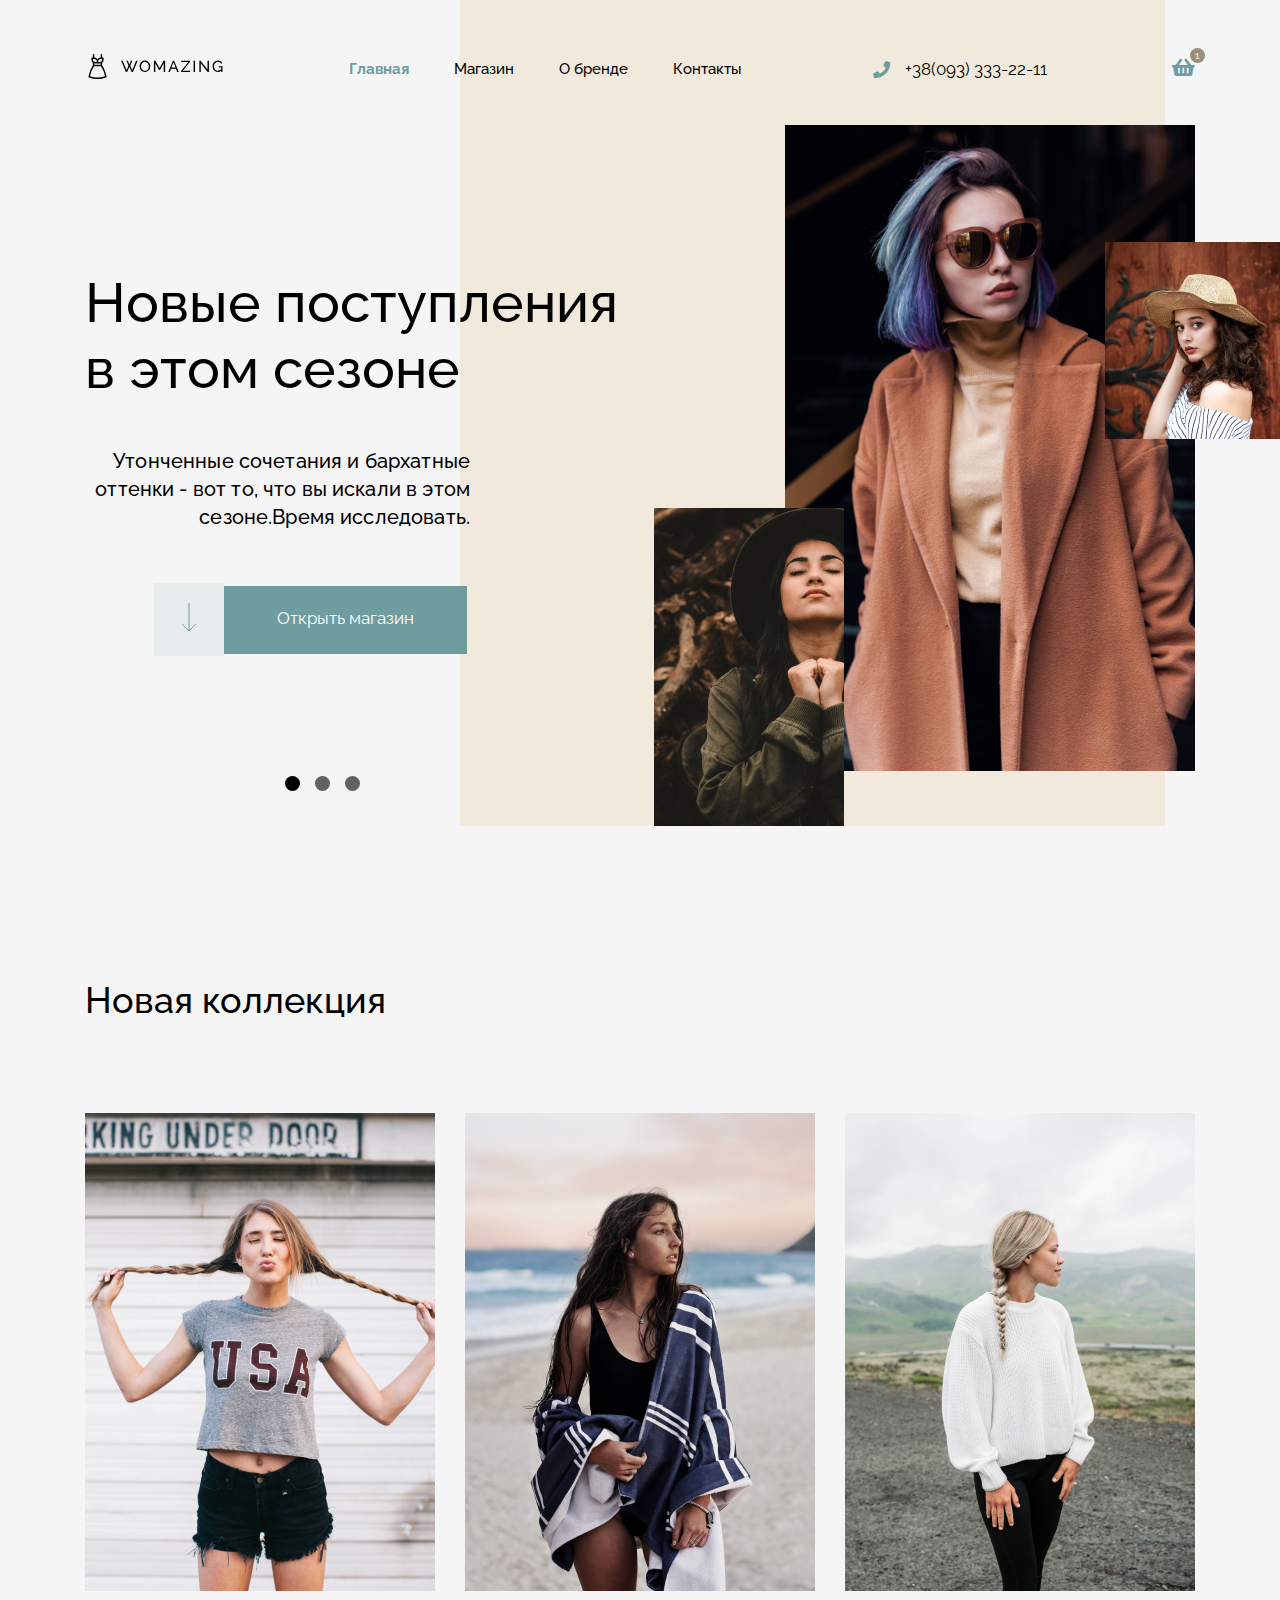
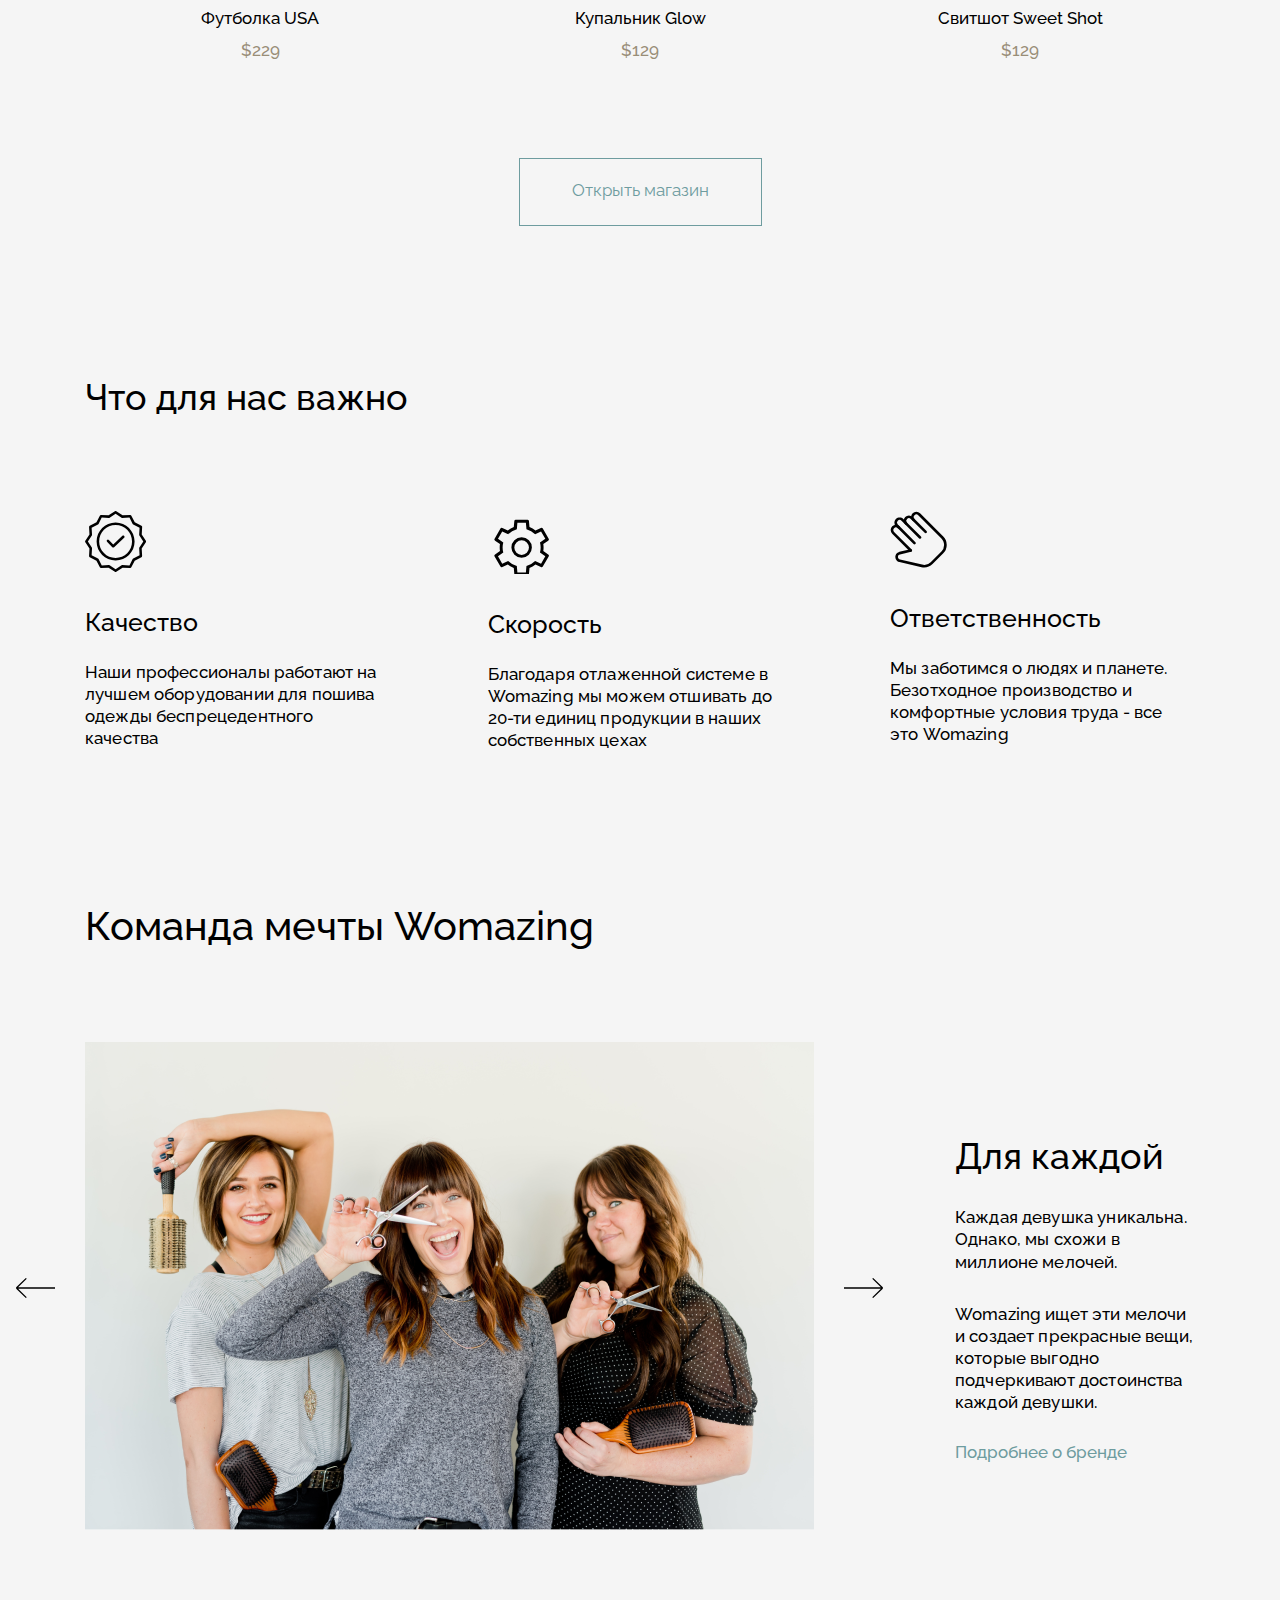
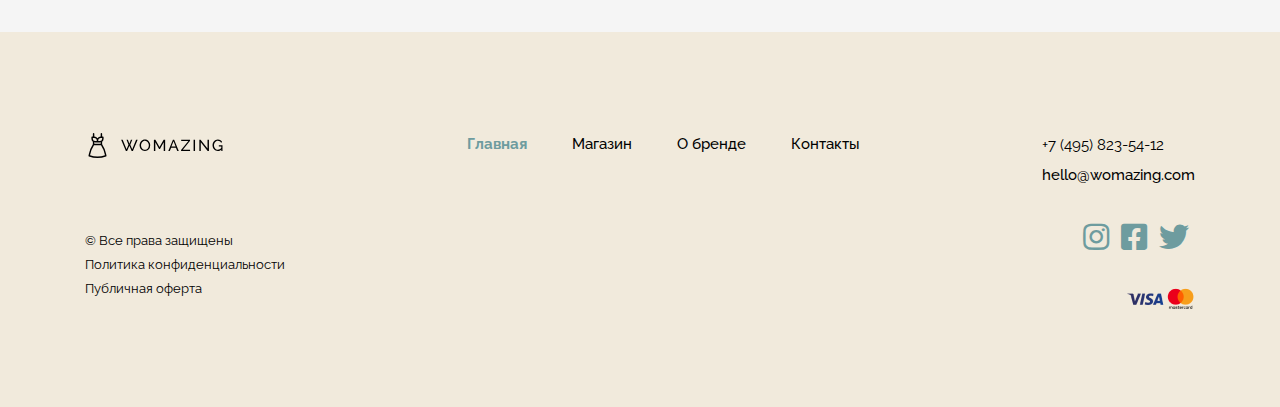
<file: index.html>
<!DOCTYPE html>
<html lang="ru">

<head>
    <meta charset="UTF-8">
    <link rel="stylesheet" href="assets/css/icons-font.css">
    <link rel="stylesheet" href="assets/css/style.css">

    <!-- Useful meta tags -->
    <meta http-equiv="x-ua-compatible" content="ie=edge">
    <meta name="viewport" content="width=device-width, initial-scale=1, shrink-to-fit=no">
    <meta name="robots" content="index, follow">
    <meta name="google" content="notranslate">
    <meta name="format-detection" content="telephone=no">
    <meta name="description" content="">

    <meta  name="Womazing" content="Одежда, мода, новые коллекции, бренды , мировые бренды, акции, шопинг">
    <meta property="og:title" content="Womazing">
    <meta property="og:description" content="Посети незабываемую страну красок и передовых технологий, пропитаную духом современности и незабываемых емоций">
    <meta property="og:type" content="article">
    <meta property="og:image" content="https://sitename.ru/img/preview-photo-min.png">
    <meta property="og:site_name" content="Womazing">

    <title>Главная</title>
</head>

<body>
    <!-- header -->
    <header class="header header-sticky">
        <div class="container">
            <div class="header__inner">
                <a href="index.html" class="logo">
                    <img src="assets/images/svg/logo.svg" alt="Womazing" class="logo__link">
                </a>
                <nav class="menu">
                    <ul class="menu__list">
                        <li class="menu__item">
                            <a href="index.html" class="menu__link menu__link_active">Главная</a>
                        </li>
                        <li class="menu__item">
                            <a href="shop.html" class="menu__link">Магазин</a>
                        </li>
                        <li class="menu__item">
                            <a href="about.html" class="menu__link">О бренде</a>
                        </li>
                        <li class="menu__item">
                            <a href="contact.html" class="menu__link">Контакты</a>
                        </li>
                    </ul>
                </nav>
                <button type="submit" class="header__tel" id="open__btn">
                    <i class="header__tel-img fas fa-phone"></i>
                    <span class="header__tel-link">+38(093) 333-22-11</span>
                </button>
                <a href="basket.html" class="header-link">
                    <i class="header-link__basket fas fa-shopping-basket"></i>
                    <span class="header-link__num">1</span>
                </a>
                <div class="burger" id="menu-open">
                    <div class="burger-view"></span>
                    <nav class="burger-menu">
                        <ul class="burger-menu__list">
                            <li class="burger-menu__item">
                                <a href="index.html" class="burger-menu__link burger-menu__link_active">Главная</a>
                            </li>
                            <li class="burger-menu__item">
                                <a href="shop.html" class="burger-menu__link">Магазин</a>
                            </li>
                            <li class="burger-menu__item">
                                <a href="about.html" class="burger-menu__link">О бренде</a>
                            </li>
                            <li class="burger-menu__item">
                                <a href="contact.html" class="burger-menu__link">Контакты</a>
                            </li>
                        </ul>
                        <button type="button" class="header__tel" id="open__btn">
                            <span class="header__tel-link header__tel-link_burger">+38(093) 3...</span>
                        </button>
                    </nav>
                </div>
            </div>
        </div>
    </header>

    <div class="modal">
        <div id="overlay"></div>
        <div id="modal__window">
            <span class="close__btn" id="close__btn"></span>
            <h3 class="modal__title">Заказать обратный звонок</h3>
            <form action="#" method="GET" class="contact-form" translate="yes" id="modal-form">
                <input class="contact-form__input" name="name" type="text" required autocomplete="name"
                    placeholder="Имя">
                <input class="contact-form__input" name="email" type="email" required autocomplete="email"
                    placeholder="E-mail">
                <input class="contact-form__input" name="phoneNumber" type="tel" required autocomplete="tel"
                    placeholder="Телефон">
                <button class="contact-form__btn btn" type="submit" id="close__btn">Отправить</button>
            </form>
        </div>
    </div>
    <div class="modal__mini" id="modal__mini">
        <div id="overlay1"></div>
        <div id="modal-window1">
            <h3 class="wrapper-modal-tittle">Отлично! Мы скоро вам перезвоним.</h3>
            <button type="button" class="modal__mini-btn btn" id="mini-close__btn">Закрыть</button>
        </div>
    </div>
    <!-- preview -->
    <section class="preview">
        <div class="container">
            <div class="preview__inner">
                <div class="slider">
                    <div class="preview__item preview__item_active">
                        <div class="slider-item">
                            <div class="preview__left">
                                <h1 class="preview__title">Новые поступления
                                    в этом сезоне</h1>
                                <p class="preview__text">Утонченные сочетания и бархатные оттенки - вот то, что вы искали в
                                    этом сезоне.Время исследовать.</p>
                                <div class="preview__btn">
                                    <span id="scroll-down">
                                        <img src="assets/images/svg/arrow-down.svg" alt="arrow-down">
                                    </span>
                                    <a href="shop.html" class="preview__link btn-full">Открыть магазин</a>
                                </div>
                            </div>
                            <div class="preview__images">
                                <img class="preview__img" src="assets/images/img1.png" alt="Main Photo">
                                <img class="preview__img-second" src="assets/images/img2.png" alt="Main Photo">
                                <img class="preview__img-third" src="assets/images/img3.png" alt="Main Photo">
                            </div>
                        </div>
                    </div>
                    <div class="preview__item">
                        <div class="slider-item">
                            <div class="preview__left">
                                <h1 class="preview__title">Что-то новенькое. Мы заждались тебя.</h1>
                                <p class="preview__text">Надоело искать себя в сером городе? Настало время новых идей,
                                    свежих красок и вдохновения с Womazing!</p>
                                <div class="preview__btn">
                                    <span>
                                        <img src="assets/images/svg/arrow-down.svg" alt="arrow-down">
                                    </span>
                                    <a href="shop.html" class="preview__link btn-full">Открыть магазин</a>
                                </div>
                            </div>
                            <div class="preview__images">
                                <img class="preview__img" src="assets/images/img1.png" alt="Main Photo">
                                <img class="preview__img-second" src="assets/images/img2.png" alt="Main Photo">
                                <img class="preview__img-third" src="assets/images/img3.png" alt="Main Photo">
                            </div>
                        </div>
                    </div>
                    <div class="preview__item">
                        <div class="slider-item">
                            <div class="preview__left">
                                <h1 class="preview__title">Включай новый сезон с WOMAZING</h1>
                                <p class="preview__text">Мы обновили ассортимент - легендарные коллекции и новинки от
                                    отечественных дизайнеров</p>
                                <div class="preview__btn">
                                    <span>
                                        <img src="assets/images/svg/arrow-down.svg" alt="arrow-down">
                                    </span>
                                    <a href="shop.html" class="preview__link btn-full">Открыть магазин</a>
                                </div>
                            </div>
                            <div class="preview__images">
                                <img class="preview__img" src="assets/images/img1.png" alt="Main Photo">
                                <img class="preview__img-second" src="assets/images/img2.png" alt="Main Photo">
                                <img class="preview__img-third" src="assets/images/img3.png" alt="Main Photo">
                            </div>
                        </div>
                    </div>
                </div>
                <div class="slider__dots">
                    <span class="slider__dot slider__dot_active"></span>
                    <span class="slider__dot"></span>
                    <span class="slider__dot"></span>
                </div>
            </div>
        </div>
    </section><!-- ./preview -->
    <!-- collection -->
    <section class="collection">
        <div class="container">
            <div class="collection__inner">
                <h2 class="collection__title">Новая коллекция</h2>
                <ul class="collection__list ">
                    <li class="collection__item">
                        <a href="goods.html" class="collection__link">
                            <div class="collection__wrap">
                                <img src="assets/images/collection1.png" alt="collection1" class="collection__img">
                            </div>
                            <div class="collection__text">
                                <span class="collection__name">Футболка USA</span>
                                <span class="collection__price">$229</span>
                            </div>
                        </a>
                    </li>
                    <li class="collection__item">
                        <a href="goods.html" class="collection__link">
                            <div class="collection__wrap">
                                <img src="assets/images/collection2.png" alt="collection2" class="collection__img">
                            </div>
                            <div class="collection__text">
                                <span class="collection__name">Купальник Glow</span>
                                <span class="collection__price">$129</span>
                            </div>
                        </a>
                    </li>
                    <li class="collection__item">
                        <a href="goods.html" class="collection__link sweatshirts">
                            <div class="collection__wrap">
                                <img src="assets/images/collection3.png" alt="collection3" class="collection__img">
                            </div>
                            <div class="collection__text">
                                <span class="collection__name">Свитшот Sweet Shot</span>
                                <span class="collection__price">$129</span>
                            </div>
                        </a>
                    </li>
                </ul>
                <a href="shop.html" class="collection__btn btn">Открыть магазин</a>
            </div>
        </div>
    </section><!-- ./collection -->
    <!-- about -->
    <section class="about">
        <div class="container">
            <div class="about__inner">
                <h2 class="about__title">Что для нас важно</h2>
                <ul class="about__list">
                    <li class="about__item">
                        <img src="assets/images/svg/about-img1.svg" alt="Что для нас важно" class="about__img">
                        <h4 class="about__name">Качество</h4>
                        <p class="about__text">Наши профессионалы работают на лучшем оборудовании для пошива одежды
                            беспрецедентного качества</p>
                    </li>
                    <li class="about__item">
                        <img src="assets/images/svg/about-img2.svg" alt="Что для нас важно" class="about__img">
                        <h4 class="about__name">Скорость</h4>
                        <p class="about__text">Благодаря отлаженной системе в Womazing мы можем отшивать до 20-ти единиц
                            продукции в наших собственных цехах</p>
                    </li>
                    <li class="about__item">
                        <img src="assets/images/svg/about-img3.svg" alt="Что для нас важно" class="about__img">
                        <h4 class="about__name">Ответственность</h4>
                        <p class="about__text">Мы заботимся о людях и планете. Безотходное производство и комфортные условия
                            труда - все это Womazing</p>
                    </li>
                </ul>
            </div>
        </div>
    </section><!-- ./about -->
    <!-- team -->
    <section class="team">
        <div class="container">
            <h2 class="team__title">Команда мечты Womazing</h2>
            <div class="team__inner">
                <div class="slider">
                    <div class="team__slider team__slider_active">
                        <img src="assets/images/team.png" alt="Команда мечты Womazing" class="team__img">
                    </div>
                    <div class="team__slider">
                        <img src="assets/images/team2.png" alt="Команда мечты Womazing" class="team__img">
                    </div>
                    <div class="team__slider">
                        <img src="assets/images/team3.png" alt="Команда мечты Womazing" class="team__img">
                    </div>
                    <button type="button" id="next">
                        <span class="arrow arrow__right"></span>
                    </button>
                    <button type="button" id="prev">
                        <span class="arrow arrow__left"></span>
                    </button>
                </div>
                <div class="team-info">
                    <h4 class="team-info__title">Для каждой</h4>
                    <p class="team-info__text">Каждая девушка уникальна. Однако, мы схожи в миллионе мелочей.</p>
                    <p class="team-info__text">Womazing ищет эти мелочи и создает прекрасные вещи, которые выгодно
                        подчеркивают достоинства каждой девушки.</p>
                    <a href="about.html" class="team-info__link">Подробнее о бренде</a>
                </div>
            </div>
        </div>
    </section><!-- ./team -->
    <!-- modal -->
    <div class="modal">
        <div class="modal__inner">
            <div id="modal__content">
                <div id="overlay"></div>
                <div id="modal__window">
                    <h3 class="modal__title">Заказать обратный звонок</h3>
                    <form action="#" method="GET" class="contact-form" translate="yes" id="modal-form">
                        <input class="contact-form__input" name="name" type="text" required autocomplete="name"
                            placeholder="Имя">
                        <input class="contact-form__input" name="email" type="email" required autocomplete="email"
                            placeholder="E-mail">
                        <input class="contact-form__input" name="tel" type="tel" required autocomplete="tel"
                            placeholder="Телефон">
                        <input class="contact-form__btn btn" type="button" value="Отправить" id="close__btn">
                    </form>
                </div>
            </div>
        </div>
    </div><!-- ./modal -->
    <!-- footer -->
    <footer class="footer">
        <div class="container">
            <div class="footer__inner">
                <div class="footer__docs">
                    <a href="index.html" class="logo">
                        <img src="assets/images/svg/logo.svg" alt="Womazing" class="logo__link">
                    </a>
                    <span class="footer__docs-item ">© Все права защищены</span>
                    <!-- noindex -->
                    <a href="https://legalitgroup.com" target="_blank" rel="noopener noreferrer nofollow"
                        class="footer__docs-item ">Политика конфиденциальности</a>
                    <!-- ./noindex -->
                    <!-- noindex -->
                    <a href="https://www.investopedia.com" target="_blank" rel="noopener noreferrer nofollow"
                        class="footer__docs-item ">Публичная оферта</a>
                    <!-- ./noindex -->
                </div>
                <nav class="menu">
                    <ul class="menu__list">
                        <li class="menu__item">
                            <a href="index.html" class="menu__link menu__link_active">Главная</a>
                        </li>
                        <li class="menu__item">
                            <a href="shop.html" class="menu__link">  Магазин</a>
                        </li>
                        <li class="menu__item">
                            <a href="about.html" class="menu__link">О бренде</a>
                        </li>
                        <li class="menu__item">
                            <a href="contact.html" class="menu__link">Контакты</a>
                        </li>
                    </ul>
                </nav>
                <div class="footer__contact">
                    <button class="footer__tel" id="open__btn">+7 (495) 823-54-12</button>
                    <a href="mailto:hello@womazing.com" class="footer__mail">hello@womazing.com</a>
                    <div class="footer-social">
                        <!-- noindex -->
                        <a href="https://ru.wikipedia.org/wiki/Instagram" rel="noreferrer noopener nofollow"
                            target="_blank">
                            <i class="footer-social__icon fab fa-instagram" title="Instagram"></i>
                        </a>
                        <!-- ./noindex -->
                        <!-- noindex -->
                        <a href="https://ru.wikipedia.org/wiki/Facebook" rel="noreferrer noopener nofollow" target="_blank">
                            <i class="footer-social__icon fab fa-facebook-square" title="Facebook"></i>
                        </a>
                        <!-- ./noindex -->
                        <!-- noindex -->
                        <a href="https://ru.wikipedia.org/wiki/%D0%A2%D0%B2%D0%B8%D1%82%D1%82%D0%B5%D1%80"
                            rel="noreferrer noopener nofollow" target="_blank">
                            <i class="footer-social__icon fab fa-twitter" title="Twitter"></i>
                        </a>
                        <!-- ./noindex -->
                    </div>
                    <span class="footer-payment"></span>
                </div>
            </div>
        </div>
    </footer>
    <!-- ./footer -->
    <script src="assets/js/jquery-3.6.0.min.js"></script>
    <script src="assets/js/jquery.validate.min.js"></script>
    <script src="assets/js/app.js"></script>
</body>

</html>
</file>
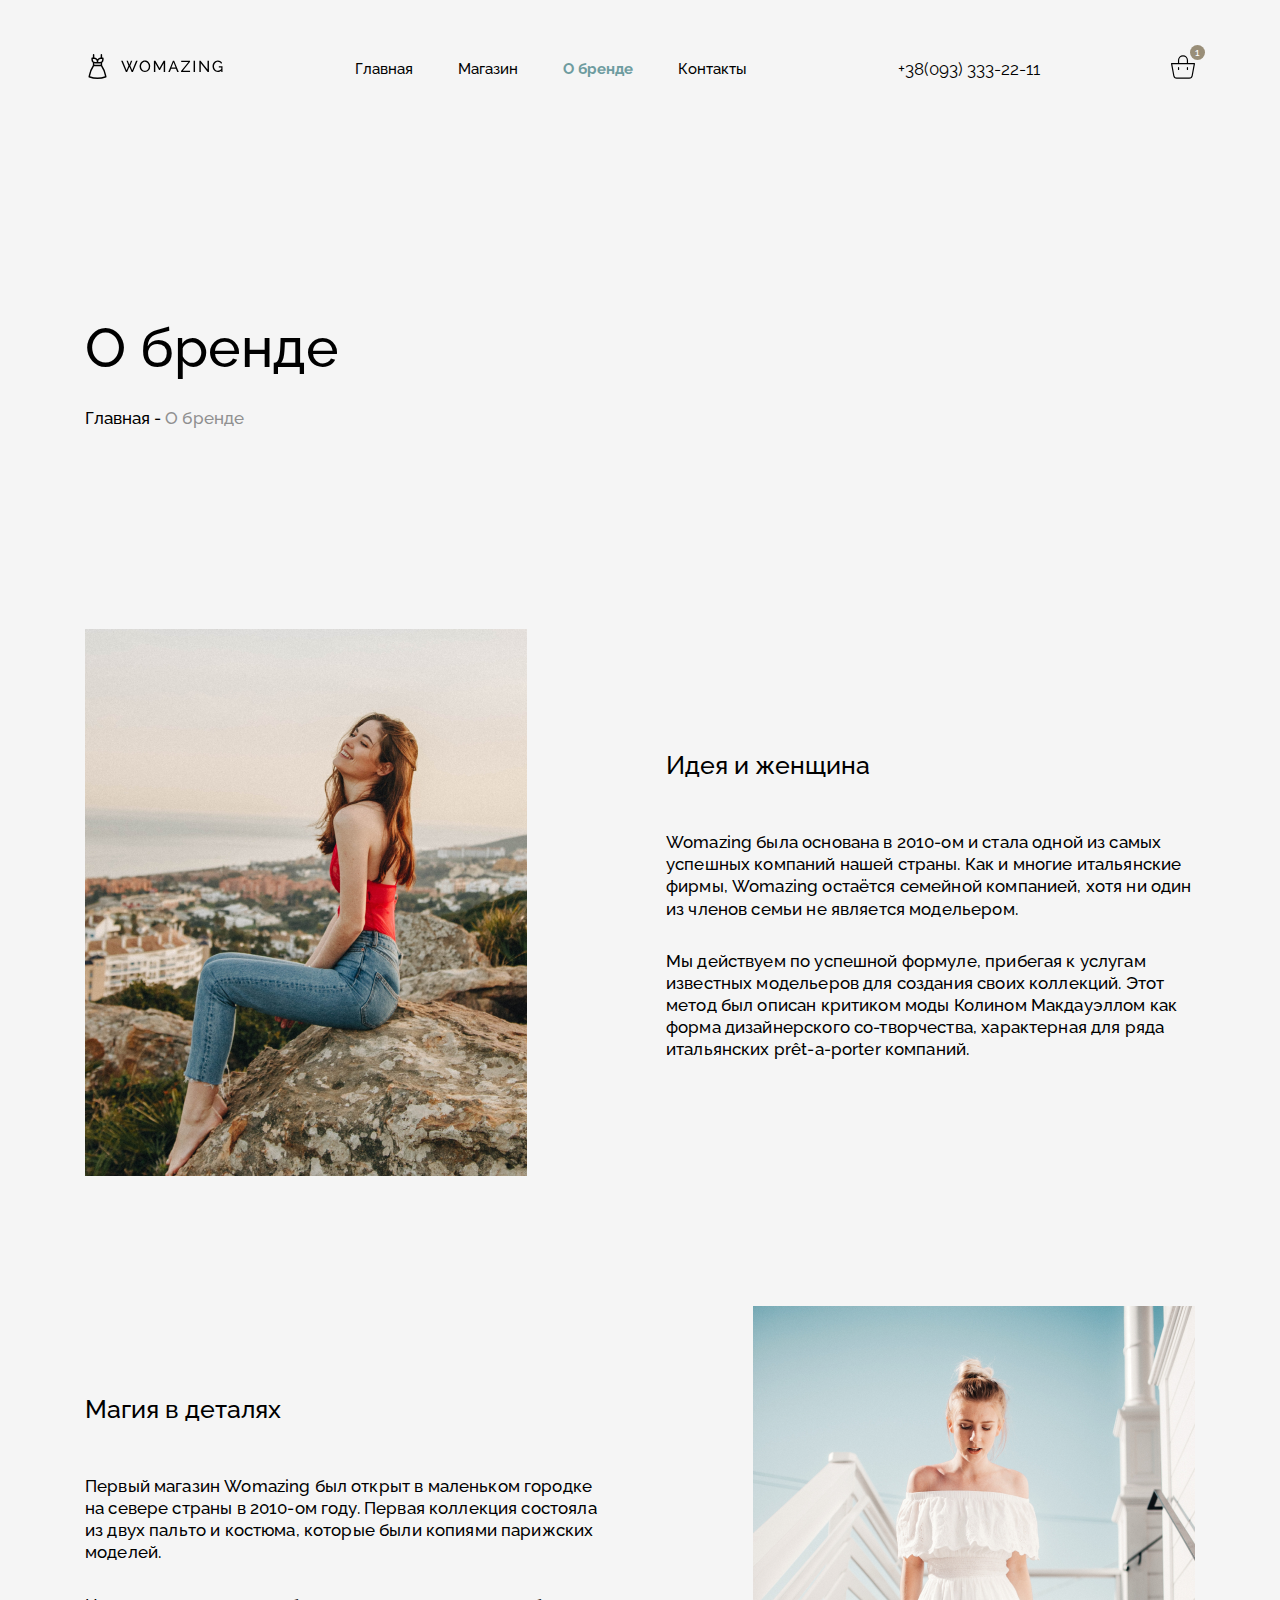
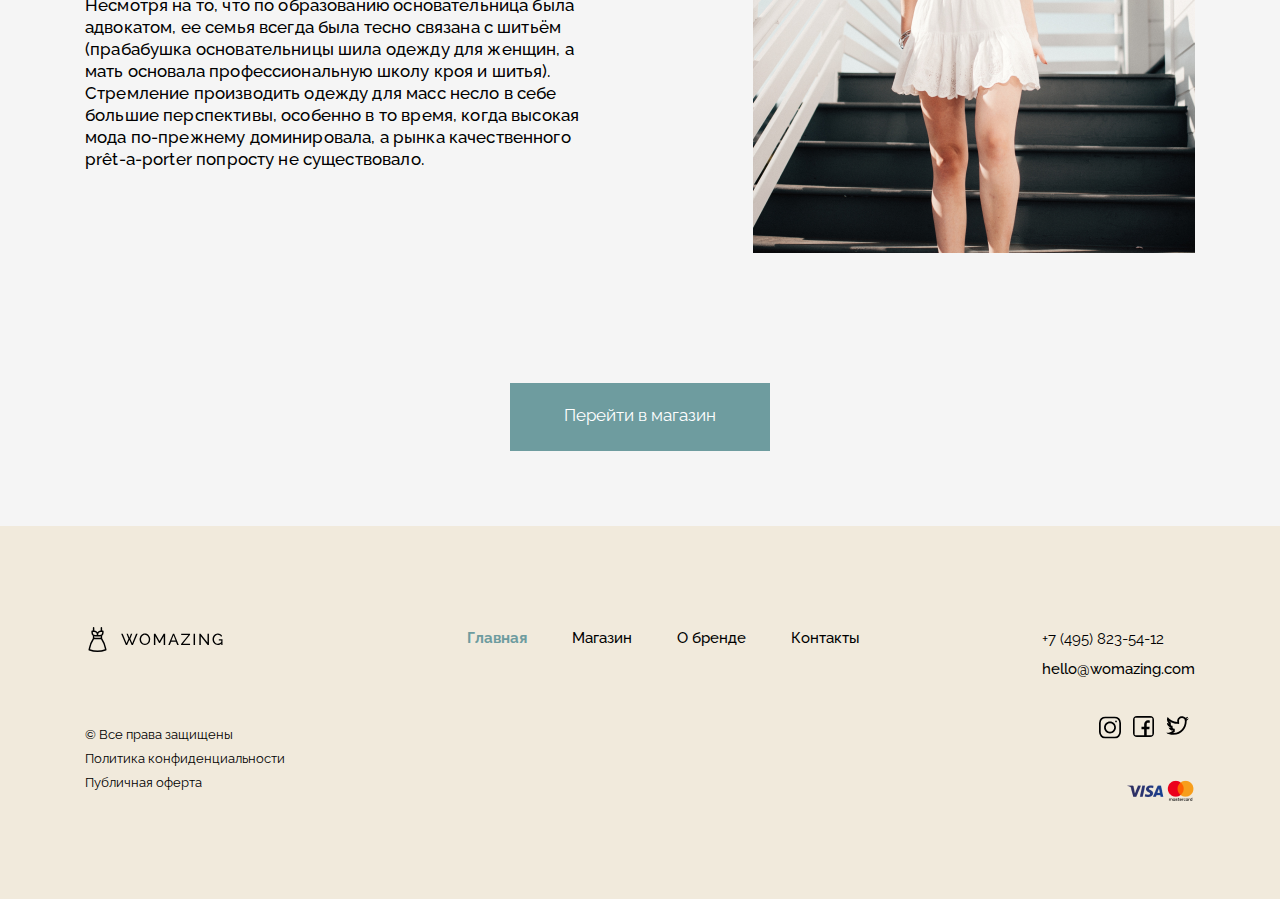
<file: about.html>
<!DOCTYPE html>
<html lang="ru">

<head>
    <meta charset="UTF-8">
    
    <link rel="stylesheet" href="assets/css/style.css">

    <!-- Useful meta tags -->
    <meta http-equiv="x-ua-compatible" content="ie=edge">
    <meta name="viewport" content="width=device-width, initial-scale=1, shrink-to-fit=no">
    <meta name="robots" content="index, follow">
    <meta name="google" content="notranslate">
    <meta name="format-detection" content="telephone=no">
    <meta name="description" content="">

    <meta  name="Womazing" content="Одежда, мода, новые коллекции, бренды , мировые бренды, акции, шопинг">
    <meta property="og:title" content="Womazing">
    <meta property="og:description" content="Посети незабываемую страну красок и передовых технологий, пропитаную духом современности и незабываемых емоций">
    <meta property="og:type" content="article">
    <meta property="og:image" content="https://sitename.ru/img/preview-photo-min.png">
    <meta property="og:site_name" content="Womazing">

    <title>О бренде</title>
</head>

<body>
    <!-- header -->
    <header class="header header-sticky">
        <div class="container">
            <div class="header__inner">
                <a href="index.html" class="logo">
                    <img src="assets/images/svg/logo.svg" alt="Womazing" class="logo__link">
                </a>
                <nav class="menu">
                    <ul class="menu__list">
                        <li class="menu__item">
                            <a href="index.html" class="menu__link">Главная</a>
                        </li>
                        <li class="menu__item">
                            <a href="shop.html" class="menu__link">Магазин</a>
                        </li>
                        <li class="menu__item">
                            <a href="about.html" class="menu__link menu__link_active">О бренде</a>
                        </li>
                        <li class="menu__item">
                            <a href="contact.html" class="menu__link">Контакты</a>
                        </li>
                    </ul>
                </nav>
                <button type="submit" class="header__tel" id="open__btn">
                    <span class="header__tel-img"></span>
                    <span class="header__tel-link">+38(093) 333-22-11</span>
                </button>
                <a href="basket.html" class="header-link">
                    <img src="assets/images/svg/basket.svg" alt="basket" class="header-link__img">
                    <span class="header-link__num">1</span>
                </a>
                <div class="burger" id="menu-open">
                    <div class="burger-view"></span>
                    <nav class="burger-menu">
                        <ul class="burger-menu__list">
                            <li class="burger-menu__item">
                                <a href="index.html" class="burger-menu__link burger-menu__link_active">Главная</a>
                            </li>
                            <li class="burger-menu__item">
                                <a href="shop.html" class="burger-menu__link">Магазин</a>
                            </li>
                            <li class="burger-menu__item">
                                <a href="about.html" class="burger-menu__link">О бренде</a>
                            </li>
                            <li class="burger-menu__item">
                                <a href="contact.html" class="burger-menu__link">Контакты</a>
                            </li>
                        </ul>
                        <button type="button" class="header__tel" id="open__btn">
                            <span class="header__tel-link header__tel-link_burger">+38(093) 3...</span>
                        </button>
                    </nav>
                </div>
            </div>
        </div>
    </header>
    <!-- modal -->
    <div class="modal">
        <div id="overlay"></div>
        <div id="modal__window">
            <span class="close__btn" id="close__btn"></span>
            <h3 class="modal__title">Заказать обратный звонок</h3>
            <form action="#" method="GET" class="contact-form" translate="yes" id="modal-form">
                <input class="contact-form__input" name="name" type="text" required autocomplete="name"
                    placeholder="Имя">
                <input class="contact-form__input" name="email" type="email" required autocomplete="email"
                    placeholder="E-mail">
                <input class="contact-form__input" name="phoneNumber" type="tel" required autocomplete="tel"
                    placeholder="Телефон">
                <button class="contact-form__btn btn" type="submit" id="close__btn">Отправить</button>
            </form>
        </div>
    </div><!-- ./modal -->
    <div class="modal__mini" id="modal__mini">
        <div id="overlay1"></div>
        <div id="modal-window1">
            <h3 class="wrapper-modal-tittle">Отлично! Мы скоро вам перезвоним.</h3>
            <button type="button" class="modal__mini-btn btn" id="mini-close__btn">Закрыть</button>
        </div>
    </div>
    <section class="about-page">
        <div class="container">
            <h1 class="about-page__title">О бренде</h1>
            <span class="crumbs">Главная - <span>О бренде</span></span>
            <div class="about-page__inner">
                <div class="about-page__block">
                    <img src="assets/images/about1.png" alt="Идея и женщина" class="about-page__block-img">
                    <div class="about-page__block-content">
                        <h4 class="about-page__block-content__title">Идея и женщина</h4>
                        <p class="about-page__block-content__text">Womazing была основана в 2010-ом и стала одной из самых успешных компаний нашей страны. Как и многие итальянские фирмы, Womazing остаётся семейной компанией, хотя ни один из членов семьи не является модельером.</p>
                        <p class="about-page__block-content__text">Мы действуем по успешной формуле, прибегая к услугам известных модельеров для создания своих коллекций. Этот метод был описан критиком моды Колином Макдауэллом как форма дизайнерского со-творчества, характерная для ряда итальянских prêt-a-porter компаний.
                        </p>
                    </div>
                </div>
                <div class="about-page__block">
                    <div class="about-page__block-content">
                        <h4 class="about-page__block-content__title">Магия в деталях</h4>
                        <p class="about-page__block-content__text">Первый магазин Womazing был открыт в маленьком городке на севере страны в 2010-ом году. Первая коллекция состояла из двух пальто и костюма, которые были копиями парижских моделей.
                        </p>
                        <p class="about-page__block-content__text">Несмотря на то, что по образованию основательница была адвокатом, ее семья всегда была тесно связана с шитьём (прабабушка основательницы шила одежду для женщин, а мать основала профессиональную школу кроя и шитья). Стремление производить одежду для масс несло в себе большие перспективы, особенно в то время, когда высокая мода по-прежнему доминировала, а рынка качественного prêt-a-porter попросту не существовало.
                        </p>
                    </div>
                    <img src="assets/images/about2.png" alt="Магия в деталях" class="about-page__block-img">
                </div>
                <a href="shop.html" class="about-page__btn btn-full">Перейти в магазин</a>
            </div>
        </div>
    </section>
    <!-- footer -->
    <footer class="footer">
        <div class="container">
            <div class="footer__inner">
                <div class="footer__docs">
                    <a href="index.html" class="logo">
                        <img src="assets/images/svg/logo.svg" alt="Womazing" class="logo__link">
                    </a>
                    <span class="footer__docs-item ">© Все права защищены</span>
                    <!-- noindex -->
                    <a href="https://legalitgroup.com" target="_blank" rel="noopener noreferrer nofollow"
                        class="footer__docs-item ">Политика конфиденциальности</a>
                    <!-- ./noindex -->
                    <!-- noindex -->
                    <a href="https://www.investopedia.com" target="_blank" rel="noopener noreferrer nofollow"
                        class="footer__docs-item ">Публичная оферта</a>
                    <!-- ./noindex -->
                </div>
                <nav class="menu">
                    <ul class="menu__list">
                        <li class="menu__item">
                            <a href="index.html" class="menu__link menu__link_active">Главная</a>
                        </li>
                        <li class="menu__item">
                            <a href="shop.html" class="menu__link">  Магазин</a>
                        </li>
                        <li class="menu__item">
                            <a href="about.html" class="menu__link">О бренде</a>
                        </li>
                        <li class="menu__item">
                            <a href="contact.html" class="menu__link">Контакты</a>
                        </li>
                    </ul>
                </nav>
                <div class="footer__contact">
                    <button class="footer__tel" id="open__btn">+7 (495) 823-54-12</button>
                    <a href="mailto:hello@womazing.com" class="footer__mail">hello@womazing.com</a>
                    <div class="footer-social">
                        <!-- noindex -->
                        <a href="https://ru.wikipedia.org/wiki/Instagram" rel="noreferrer noopener nofollow"
                            target="_blank">
                            <img src="assets/images/svg/inst.svg" class="footer-social__icon" alt="instagram">
                        </a>
                        <!-- ./noindex -->
                        <!-- noindex -->
                        <a href="https://ru.wikipedia.org/wiki/Facebook" rel="noreferrer noopener nofollow" target="_blank">
                            <img src="assets/images/svg/fb.svg" class="footer-social__icon" alt="facebook">
                        </a>
                        <!-- ./noindex -->
                        <!-- noindex -->
                        <a href="https://ru.wikipedia.org/wiki/%D0%A2%D0%B2%D0%B8%D1%82%D1%82%D0%B5%D1%80"
                            rel="noreferrer noopener nofollow" target="_blank">
                            <img src="assets/images/svg/twit.svg" class="footer-social__icon" alt="twitter">
                        </a>
                        <!-- ./noindex -->
                    </div>
                    <span class="footer-payment"></span>
                </div>
            </div>
        </div>
    </footer>
    <!-- ./footer -->
    <script src="assets/js/jquery-3.6.0.min.js"></script>
    <script src="assets/js/jquery.validate.min.js"></script>
    <script src="assets/js/app.js"></script>
</body>
</html>
</file>
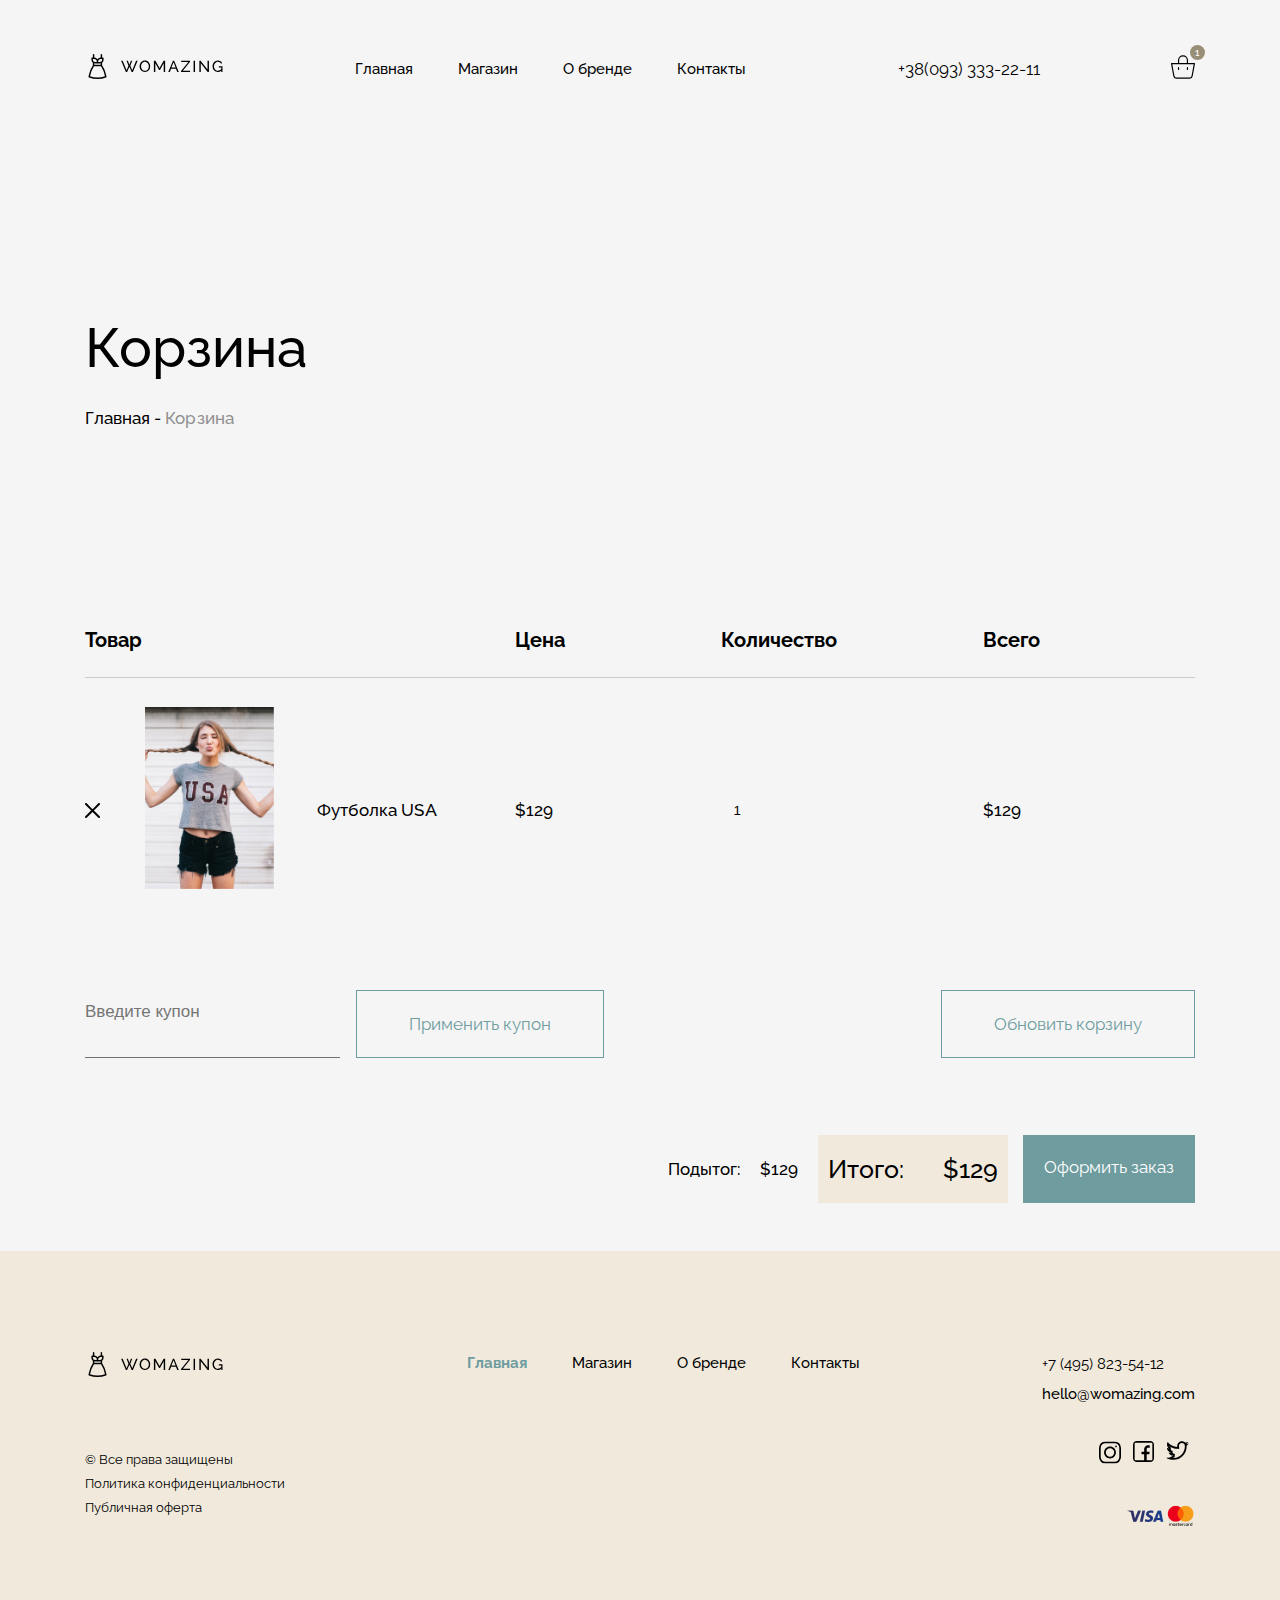
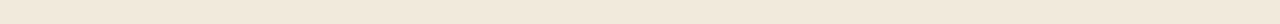
<file: basket.html>
<!DOCTYPE html>
<html lang="ru">

<head>
    <meta charset="UTF-8">
    <link rel="stylesheet" href="assets/css/style.css">

    <!-- Useful meta tags -->
    <meta http-equiv="x-ua-compatible" content="ie=edge">
    <meta name="viewport" content="width=device-width, initial-scale=1, shrink-to-fit=no">
    <meta name="robots" content="index, follow">
    <meta name="google" content="notranslate">
    <meta name="format-detection" content="telephone=no">
    <meta name="description" content="">

    <meta  name="Womazing" content="Одежда, мода, новые коллекции, бренды , мировые бренды, акции, шопинг">
    <meta property="og:title" content="Womazing">
    <meta property="og:description" content="Посети незабываемую страну красок и передовых технологий, пропитаную духом современности и незабываемых емоций">
    <meta property="og:type" content="article">
    <meta property="og:image" content="https://sitename.ru/img/preview-photo-min.png">
    <meta property="og:site_name" content="Womazing">
    
    <title>Корзина</title>
</head>

<body>
    <!-- header -->
    <header class="header header-sticky">
        <div class="container">
            <div class="header__inner">
                <a href="index.html" class="logo">
                    <img src="assets/images/svg/logo.svg" alt="Womazing" class="logo__link">
                </a>
                <nav class="menu">
                    <ul class="menu__list">
                        <li class="menu__item">
                            <a href="index.html" class="menu__link">Главная</a>
                        </li>
                        <li class="menu__item">
                            <a href="shop.html" class="menu__link">Магазин</a>
                        </li>
                        <li class="menu__item">
                            <a href="about.html" class="menu__link">О бренде</a>
                        </li>
                        <li class="menu__item">
                            <a href="contact.html" class="menu__link">Контакты</a>
                        </li>
                    </ul>
                </nav>
                <button type="submit" class="header__tel" id="open__btn">
                    <span class="header__tel-img"></span>
                    <span class="header__tel-link">+38(093) 333-22-11</span>
                </button>
                <a href="basket.html" class="header-link">
                    <img src="assets/images/svg/basket.svg" alt="basket" class="header-link__img">
                    <span class="header-link__num">1</span>
                </a>
                <div class="burger" id="menu-open">
                    <div class="burger-view"></span>
                    <nav class="burger-menu">
                        <ul class="burger-menu__list">
                            <li class="burger-menu__item">
                                <a href="index.html" class="burger-menu__link burger-menu__link_active">Главная</a>
                            </li>
                            <li class="burger-menu__item">
                                <a href="shop.html" class="burger-menu__link">Магазин</a>
                            </li>
                            <li class="burger-menu__item">
                                <a href="about.html" class="burger-menu__link">О бренде</a>
                            </li>
                            <li class="burger-menu__item">
                                <a href="contact.html" class="burger-menu__link">Контакты</a>
                            </li>
                        </ul>
                        <button type="button" class="header__tel" id="open__btn">
                            <span class="header__tel-link header__tel-link_burger">+38(093) 3...</span>
                        </button>
                    </nav>
                </div>
            </div>
        </div>
    </header>
    <!-- modal -->
    <div class="modal">
        <div id="overlay"></div>
        <div id="modal__window">
            <span class="close__btn" id="close__btn"></span>
            <h3 class="modal__title">Заказать обратный звонок</h3>
            <form action="#" method="GET" class="contact-form" translate="yes" id="modal-form">
                <input class="contact-form__input" name="name" type="text" required autocomplete="name"
                    placeholder="Имя">
                <input class="contact-form__input" name="email" type="email" required autocomplete="email"
                    placeholder="E-mail">
                <input class="contact-form__input" name="phoneNumber" type="tel" required autocomplete="tel"
                    placeholder="Телефон">
                <button class="contact-form__btn btn" type="submit" id="close__btn">Отправить</button>
            </form>
        </div>
    </div><!-- ./modal -->
    <div class="modal__mini" id="modal__mini">
        <div id="overlay1"></div>
        <div id="modal-window1">
            <h3 class="wrapper-modal-tittle">Отлично! Мы скоро вам перезвоним.</h3>
            <button type="button" class="modal__mini-btn btn" id="mini-close__btn">Закрыть</button>
        </div>
    </div>
    <section class="basket">
        <div class="container">
            <h1 class="basket__title">Корзина</h1>
            <span class="crumbs">Главная - <span>Корзина</span></span>
            <div class="basket__inner">
                <form class="basket__form" action="#" method="POST" id="basket-form" translate="yes">
                    <table class="basket__table">
                        <thead>
                            <tr>
                                <th class="basket__name">Товар</th>
                                <th class="basket__price">Цена</th>
                                <th class="basket__quantity">Количество</th>
                                <th class="basket__subtotal">Всего</th>
                            </tr>
                        </thead>
                        <tbody>
                            <tr class="basket__wrapper">
                                <td>
                                    <div class="basket__media">
                                        <button type="button" class="basket__remove"></button>
                                        <div class="basket__photo">
                                            <img src="assets/images/collection1.png" alt="women">
                                        </div>
                                        <p class="basket__text">Футболка USA</p>
                                    </div>
                                </td>
                                <td>
                                    <span class="basket__text">$129</span>
                                </td>
                                <td>
                                    <div class="basket__count">
                                        <input class="basket__input" type="number" value="1" min="0" max="10">
                                    </div>
                                </td>
                                <td>
                                    <span class="basket__text">$129</span>
                                </td>
                            </tr>
                            <tr class="basket-coupon">
                                <td colspan="4">
                                    <div class="basket-coupon__text">
                                        <input class="basket-coupon__input" type="text" placeholder="Введите купон" required>
                                        <button type="submit" class="basket-coupon__btn btn">Применить купон</button>
                                        <button type="button" class="basket-coupon__link btn">Обновить корзину</button>
                                    </div>
                                </td>
                            </tr>
                            <tr>
                                <td colspan="4">
                                    <div class="basket-info">
                                        <div class="basket-info__subtotal">Подытог:<span>$129</span>
                                        </div>
                                        <div class="basket-info__wrapper">
                                            <div class="basket-info__total">Итого:<span>$129</span></div>
                                            <a class="basket-info__btn btn-full" href="ordering.html">Оформить заказ</a>
                                        </div>
                                    </div>
                                </td>
                            </tr>
                        </tbody>
                    </table>
                </form>
            </div>
        </div>
    </section>
    <!-- footer -->
    <footer class="footer">
        <div class="container">
            <div class="footer__inner">
                <div class="footer__docs">
                    <a href="index.html" class="logo">
                        <img src="assets/images/svg/logo.svg" alt="Womazing" class="logo__link">
                    </a>
                    <span class="footer__docs-item ">© Все права защищены</span>
                    <!-- noindex -->
                    <a href="https://legalitgroup.com" target="_blank" rel="noopener noreferrer nofollow"
                        class="footer__docs-item ">Политика конфиденциальности</a>
                    <!-- ./noindex -->
                    <!-- noindex -->
                    <a href="https://www.investopedia.com" target="_blank" rel="noopener noreferrer nofollow"
                        class="footer__docs-item ">Публичная оферта</a>
                    <!-- ./noindex -->
                </div>
                <nav class="menu">
                    <ul class="menu__list">
                        <li class="menu__item">
                            <a href="index.html" class="menu__link menu__link_active">Главная</a>
                        </li>
                        <li class="menu__item">
                            <a href="shop.html" class="menu__link">  Магазин</a>
                        </li>
                        <li class="menu__item">
                            <a href="about.html" class="menu__link">О бренде</a>
                        </li>
                        <li class="menu__item">
                            <a href="contact.html" class="menu__link">Контакты</a>
                        </li>
                    </ul>
                </nav>
                <div class="footer__contact">
                    <button class="footer__tel" id="open__btn">+7 (495) 823-54-12</button>
                    <a href="mailto:hello@womazing.com" class="footer__mail">hello@womazing.com</a>
                    <div class="footer-social">
                        <!-- noindex -->
                        <a href="https://ru.wikipedia.org/wiki/Instagram" rel="noreferrer noopener nofollow"
                            target="_blank">
                            <img src="assets/images/svg/inst.svg" class="footer-social__icon" alt="instagram">
                        </a>
                        <!-- ./noindex -->
                        <!-- noindex -->
                        <a href="https://ru.wikipedia.org/wiki/Facebook" rel="noreferrer noopener nofollow" target="_blank">
                            <img src="assets/images/svg/fb.svg" class="footer-social__icon" alt="facebook">
                        </a>
                        <!-- ./noindex -->
                        <!-- noindex -->
                        <a href="https://ru.wikipedia.org/wiki/%D0%A2%D0%B2%D0%B8%D1%82%D1%82%D0%B5%D1%80"
                            rel="noreferrer noopener nofollow" target="_blank">
                            <img src="assets/images/svg/twit.svg" class="footer-social__icon" alt="twitter">
                        </a>
                        <!-- ./noindex -->
                    </div>
                    <span class="footer-payment"></span>
                </div>
            </div>
        </div>
    </footer>
    <!-- ./footer -->
    <script src="assets/js/jquery-3.6.0.min.js"></script>
    <script src="assets/js/jquery.validate.min.js"></script>
    <script src="assets/js/app.js"></script>
</body>
</html>
</file>
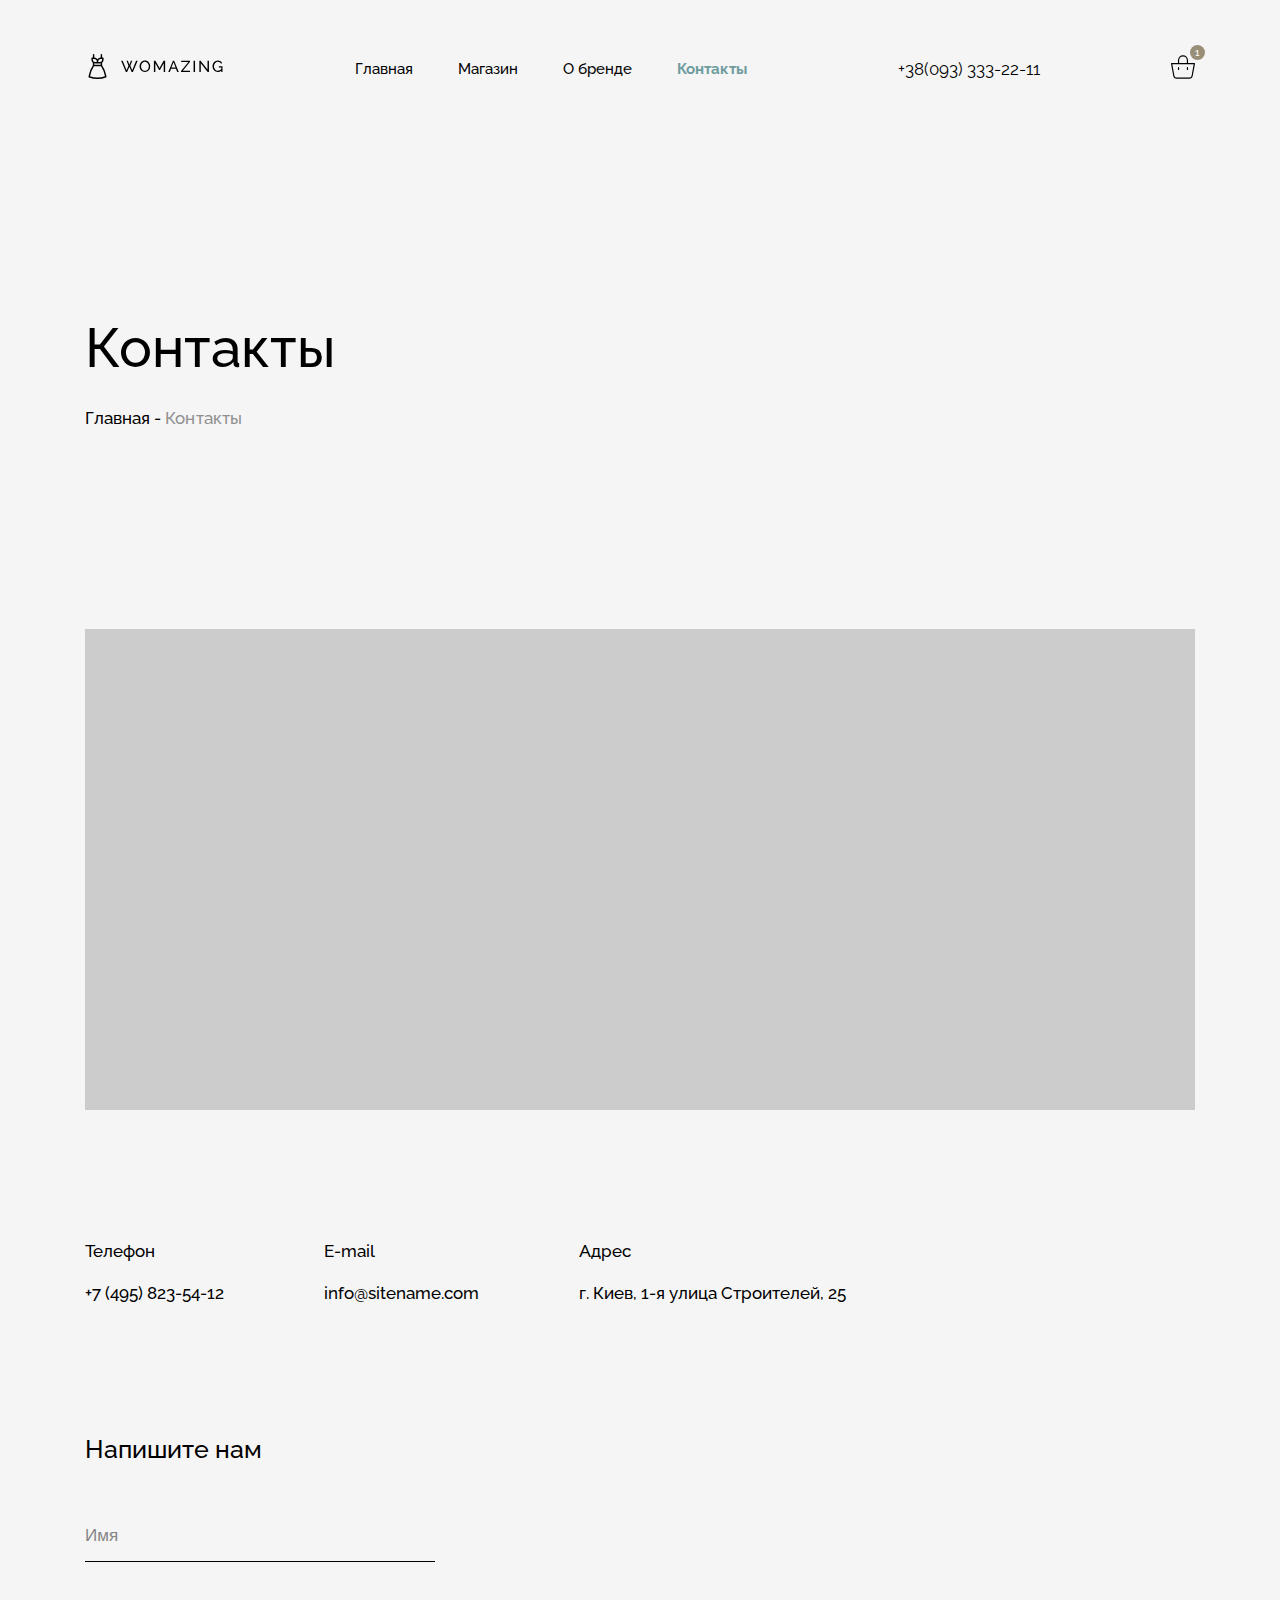
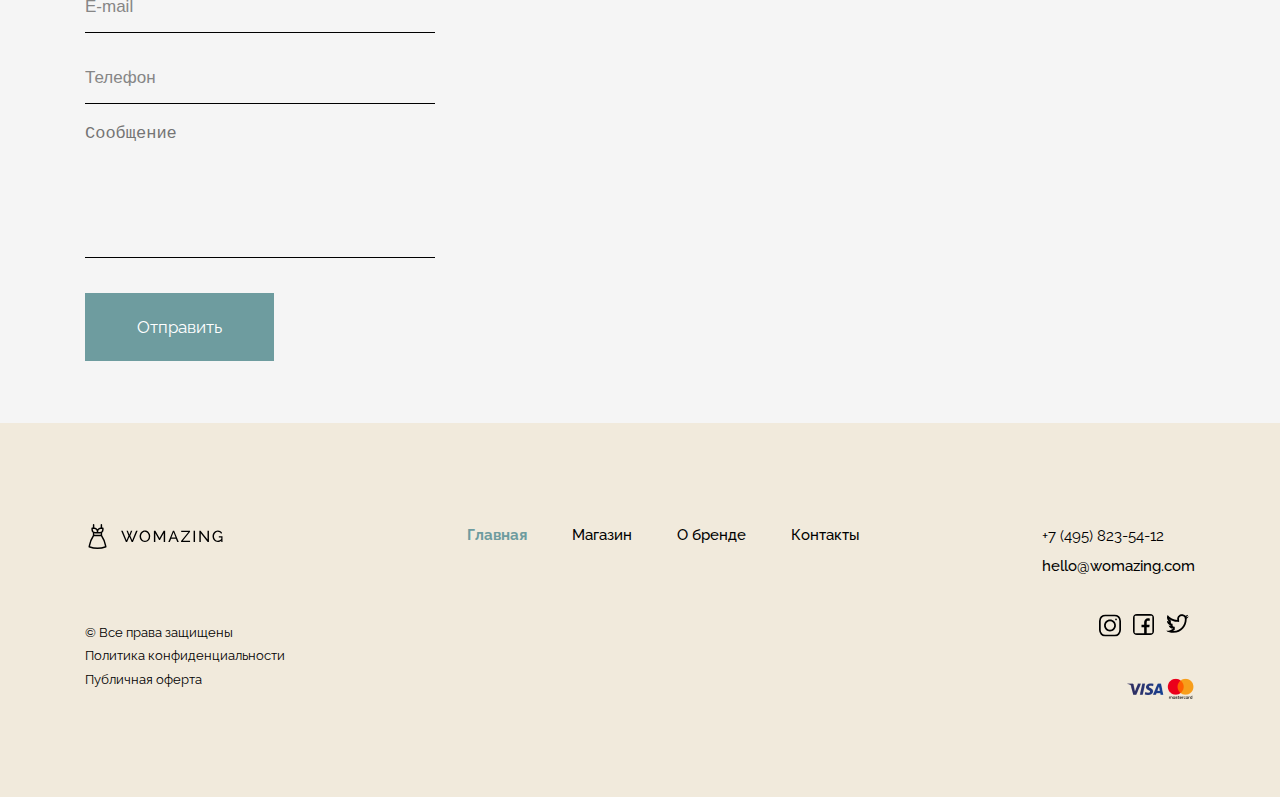
<file: contact.html>
<!DOCTYPE html>
<html lang="ru">

<head>
    <meta charset="UTF-8">
    <link rel="stylesheet" href="assets/css/style.css">

    <!-- Useful meta tags -->
    <meta http-equiv="x-ua-compatible" content="ie=edge">
    <meta name="viewport" content="width=device-width, initial-scale=1, shrink-to-fit=no">
    <meta name="robots" content="index, follow">
    <meta name="google" content="notranslate">
    <meta name="format-detection" content="telephone=no">
    <meta name="description" content="">

    <meta  name="Womazing" content="Одежда, мода, новые коллекции, бренды , мировые бренды, акции, шопинг">
    <meta property="og:title" content="Womazing">
    <meta property="og:description" content="Посети незабываемую страну красок и передовых технологий, пропитаную духом современности и незабываемых емоций">
    <meta property="og:type" content="article">
    <meta property="og:image" content="https://sitename.ru/img/preview-photo-min.png">
    <meta property="og:site_name" content="Womazing">

    <title>Контакты</title>
</head>

<body>
    <!-- header -->
    <header class="header header-sticky">
        <div class="container">
            <div class="header__inner">
                <a href="index.html" class="logo">
                    <img src="assets/images/svg/logo.svg" alt="Womazing" class="logo__link">
                </a>
                <nav class="menu">
                    <ul class="menu__list">
                        <li class="menu__item">
                            <a href="index.html" class="menu__link">Главная</a>
                        </li>
                        <li class="menu__item">
                            <a href="shop.html" class="menu__link">Магазин</a>
                        </li>
                        <li class="menu__item">
                            <a href="about.html" class="menu__link">О бренде</a>
                        </li>
                        <li class="menu__item">
                            <a href="contact.html" class="menu__link menu__link_active">Контакты</a>
                        </li>
                    </ul>
                </nav>
                <button type="submit" class="header__tel" id="open__btn">
                    <span class="header__tel-img"></span>
                    <span class="header__tel-link">+38(093) 333-22-11</span>
                </button>
                <a href="basket.html" class="header-link">
                    <img src="assets/images/svg/basket.svg" alt="basket" class="header-link__img">
                    <span class="header-link__num">1</span>
                </a>
                <div class="burger" id="menu-open">
                    <div class="burger-view"></span>
                    <nav class="burger-menu">
                        <ul class="burger-menu__list">
                            <li class="burger-menu__item">
                                <a href="index.html" class="burger-menu__link burger-menu__link_active">Главная</a>
                            </li>
                            <li class="burger-menu__item">
                                <a href="shop.html" class="burger-menu__link">Магазин</a>
                            </li>
                            <li class="burger-menu__item">
                                <a href="about.html" class="burger-menu__link">О бренде</a>
                            </li>
                            <li class="burger-menu__item">
                                <a href="contact.html" class="burger-menu__link">Контакты</a>
                            </li>
                        </ul>
                        <button type="button" class="header__tel" id="open__btn">
                            <span class="header__tel-link header__tel-link_burger">+38(093) 3...</span>
                        </button>
                    </nav>
                </div>
            </div>
        </div>
    </header>

    <!-- modal -->
    <div class="modal">
        <div id="overlay"></div>
        <div id="modal__window">
            <span class="close__btn" id="close__btn"></span>
            <h3 class="modal__title">Заказать обратный звонок</h3>
            <form action="#" method="GET" class="contact-form" translate="yes" id="modal-form">
                <input class="contact-form__input" name="name" type="text" required autocomplete="name"
                    placeholder="Имя">
                <input class="contact-form__input" name="email" type="email" required autocomplete="email"
                    placeholder="E-mail">
                <input class="contact-form__input" name="phoneNumber" type="tel" required autocomplete="tel"
                    placeholder="Телефон">
                <button class="contact-form__btn btn" type="submit" id="close__btn">Отправить</button>
            </form>
        </div>
    </div><!-- ./modal -->
    <div class="modal__mini" id="modal__mini">
        <div id="overlay1"></div>
        <div id="modal-window1">
            <h3 class="wrapper-modal-tittle">Отлично! Мы скоро вам перезвоним.</h3>
            <button type="button" class="modal__mini-btn btn" id="mini-close__btn">Закрыть</button>
        </div>
    </div>
    <section class="contact">
        <div class="container">
            <h1 class="contact__title">Контакты</h1>
            <span class="crumbs">Главная - <span>Контакты</span></span>
            <div class="contact__inner">
                <div class="contact__map">
                    <iframe src="https://www.google.com/maps/embed?pb=!1m10!1m8!1m3!1d96653.14262017852!2d30.502127741577343!3d50.46247063741655!3m2!1i1024!2i768!4f13.1!5e0!3m2!1sru!2sua!4v1625062986097!5m2!1sru!2sua" max-width="1110" width="100%" height="476" style="border:0;" allowfullscreen="" loading="lazy"></iframe>
                </div>
                <ul class="contact__list">
                    <li class="contact__item">
                        <span class="contact__text">Телефон</span>
                        <a href="tel:+74958235412" class="contact__link">+7 (495) 823-54-12</a>
                    </li>
                    <li class="contact__item">
                        <span class="contact__text">E-mail</span>
                        <a href="mailto:info@sitename.com" class="contact__link">info@sitename.com</a>
                    </li>
                    <li class="contact__item">
                        <span class="contact__text">Адрес</span>
                        <span class="contact__link">г. Киев, 1-я улица Строителей, 25</span>
                    </li>
                </ul>
                <h3 class="contact-form__title">Напишите нам</h3>
                <form action="#" method="GET" class="contact-form" translate="yes" id="contact-form">
                    <input class="contact-form__input" name="name" type="text" required autocomplete="name" placeholder="Имя">
                    <input class="contact-form__input" name="email" type="email" required autocomplete="email" placeholder="E-mail">
                    <input class="contact-form__input" name="phoneNumber" type="tel" required autocomplete="tel" placeholder="Телефон">
                    <textarea class="contact-form__message" name="message" id="" cols="30" rows="10" placeholder="Сообщение"></textarea>
                    <button class="contact-form__btn btn-full" type="submit">Отправить</button>
                </form>
            </div>
        </div>
    </section>
    <!-- footer -->
    <footer class="footer">
        <div class="container">
            <div class="footer__inner">
                <div class="footer__docs">
                    <a href="index.html" class="logo">
                        <img src="assets/images/svg/logo.svg" alt="Womazing" class="logo__link">
                    </a>
                    <span class="footer__docs-item ">© Все права защищены</span>
                    <!-- noindex -->
                    <a href="https://legalitgroup.com" target="_blank" rel="noopener noreferrer nofollow"
                        class="footer__docs-item ">Политика конфиденциальности</a>
                    <!-- ./noindex -->
                    <!-- noindex -->
                    <a href="https://www.investopedia.com" target="_blank" rel="noopener noreferrer nofollow"
                        class="footer__docs-item ">Публичная оферта</a>
                    <!-- ./noindex -->
                </div>
                <nav class="menu">
                    <ul class="menu__list">
                        <li class="menu__item">
                            <a href="index.html" class="menu__link menu__link_active">Главная</a>
                        </li>
                        <li class="menu__item">
                            <a href="shop.html" class="menu__link">  Магазин</a>
                        </li>
                        <li class="menu__item">
                            <a href="about.html" class="menu__link">О бренде</a>
                        </li>
                        <li class="menu__item">
                            <a href="contact.html" class="menu__link">Контакты</a>
                        </li>
                    </ul>
                </nav>
                <div class="footer__contact">
                    <button class="footer__tel" id="open__btn">+7 (495) 823-54-12</button>
                    <a href="mailto:hello@womazing.com" class="footer__mail">hello@womazing.com</a>
                    <div class="footer-social">
                        <!-- noindex -->
                        <a href="https://ru.wikipedia.org/wiki/Instagram" rel="noreferrer noopener nofollow"
                            target="_blank">
                            <img src="assets/images/svg/inst.svg" class="footer-social__icon" alt="instagram">
                        </a>
                        <!-- ./noindex -->
                        <!-- noindex -->
                        <a href="https://ru.wikipedia.org/wiki/Facebook" rel="noreferrer noopener nofollow" target="_blank">
                            <img src="assets/images/svg/fb.svg" class="footer-social__icon" alt="facebook">
                        </a>
                        <!-- ./noindex -->
                        <!-- noindex -->
                        <a href="https://ru.wikipedia.org/wiki/%D0%A2%D0%B2%D0%B8%D1%82%D1%82%D0%B5%D1%80"
                            rel="noreferrer noopener nofollow" target="_blank">
                            <img src="assets/images/svg/twit.svg" class="footer-social__icon" alt="twitter">
                        </a>
                        <!-- ./noindex -->
                    </div>
                    <span class="footer-payment"></span>
                </div>
            </div>
        </div>
    </footer>
    <!-- ./footer -->
    <script src="assets/js/jquery-3.6.0.min.js"></script>
    <script src="assets/js/jquery.validate.min.js"></script>
    <script src="assets/js/app.js"></script>
</body>

</html>
</file>
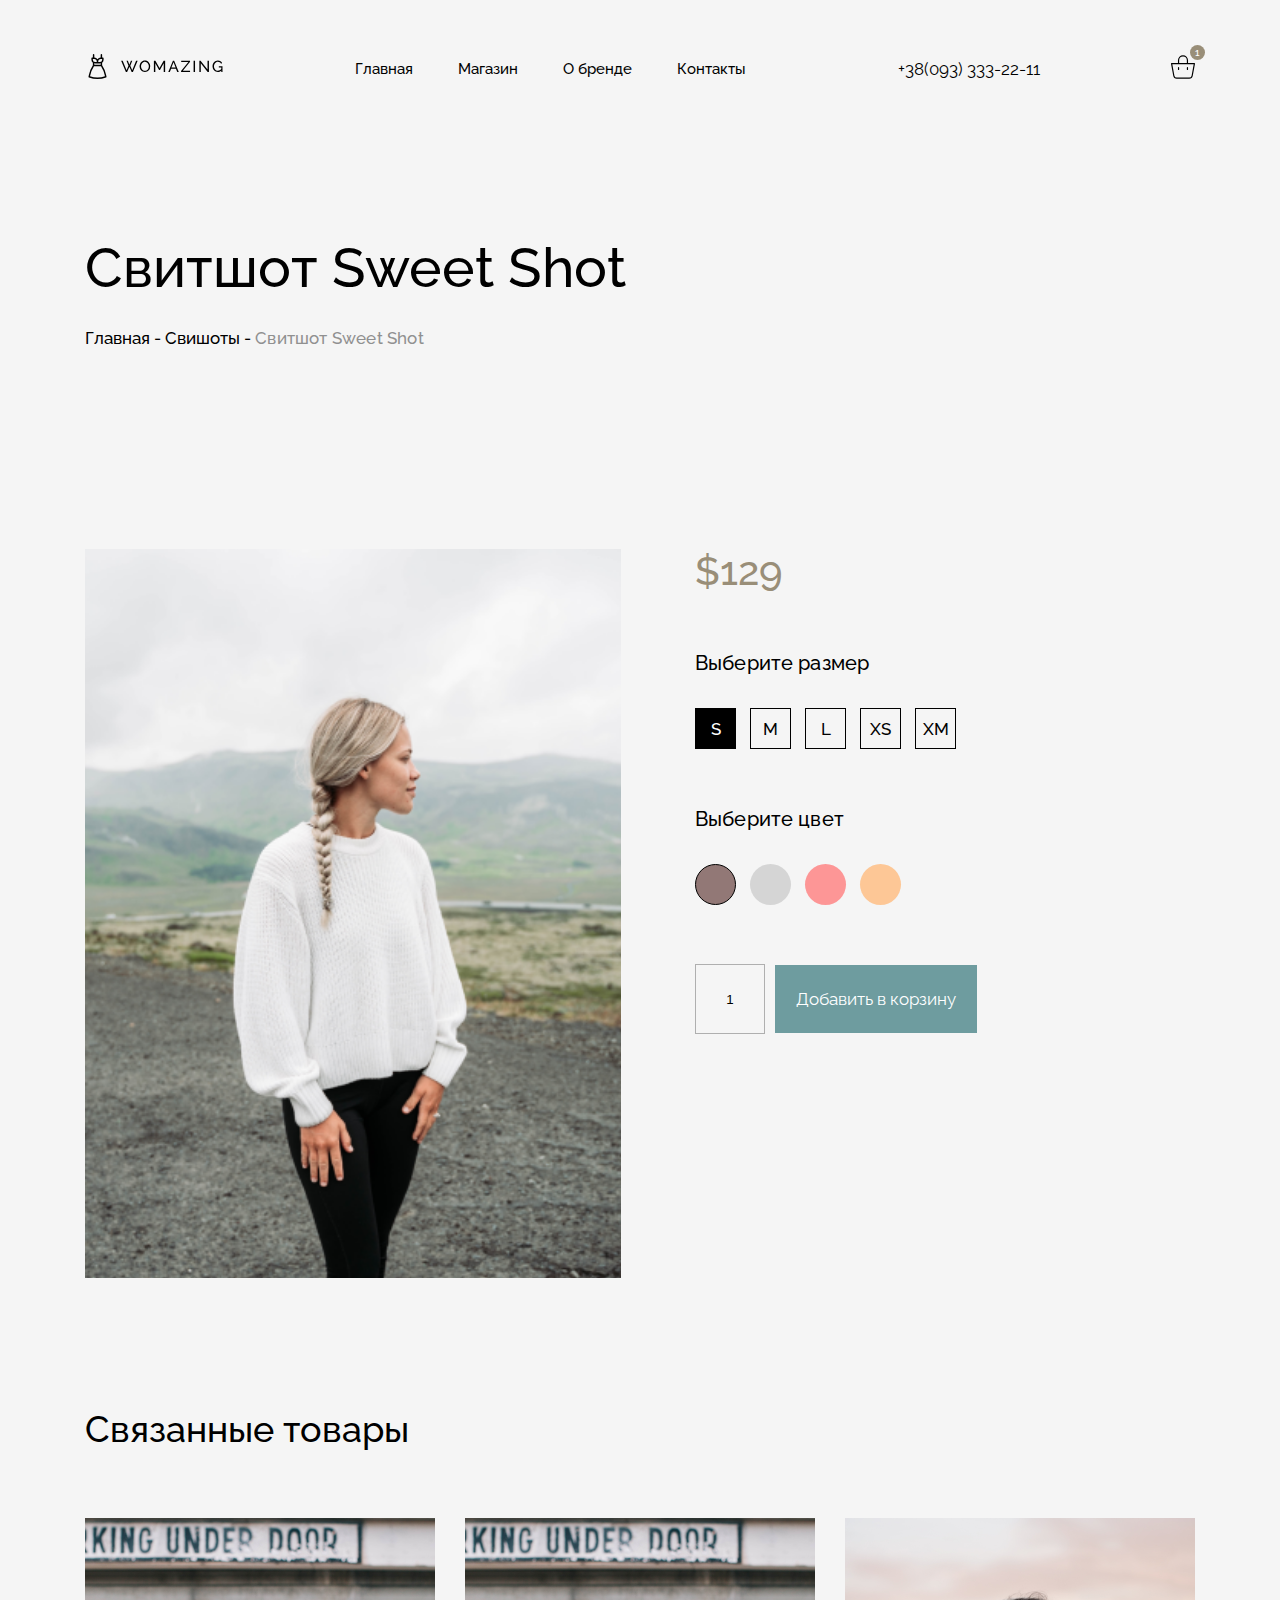
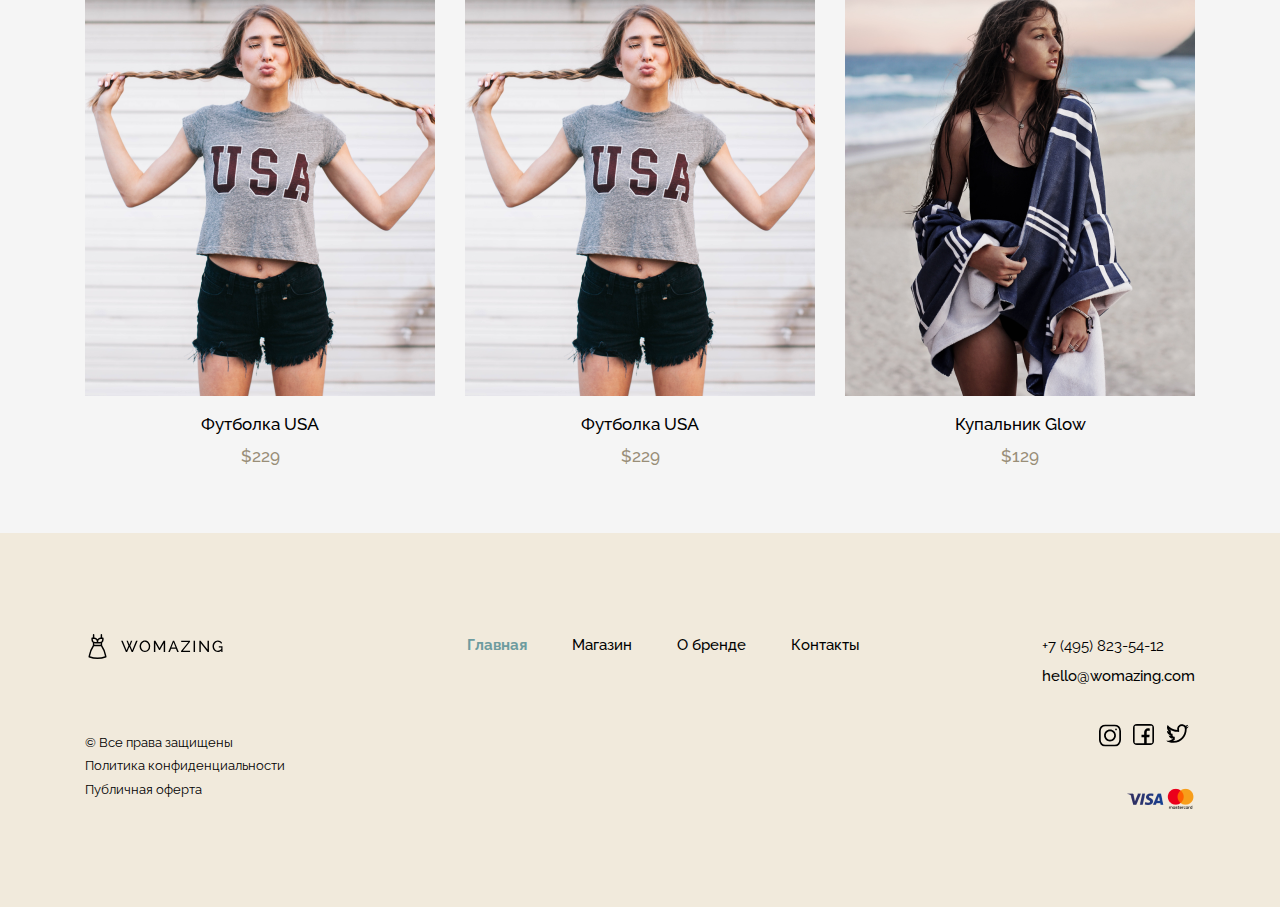
<file: goods.html>
<!DOCTYPE html>
<html lang="ru">

<head>
    <meta charset="UTF-8">
    <link rel="stylesheet" href="assets/css/style.css">

    <!-- Useful meta tags -->
    <meta http-equiv="x-ua-compatible" content="ie=edge">
    <meta name="viewport" content="width=device-width, initial-scale=1, shrink-to-fit=no">
    <meta name="robots" content="index, follow">
    <meta name="google" content="notranslate">
    <meta name="format-detection" content="telephone=no">
    <meta name="description" content="">

    <meta  name="Womazing" content="Одежда, мода, новые коллекции, бренды , мировые бренды, акции, шопинг">
    <meta property="og:title" content="Womazing">
    <meta property="og:description" content="Посети незабываемую страну красок и передовых технологий, пропитаную духом современности и незабываемых емоций">
    <meta property="og:type" content="article">
    <meta property="og:image" content="https://sitename.ru/img/preview-photo-min.png">
    <meta property="og:site_name" content="Womazing">

    <link href="assets/scss/vendor/null.scss">

    <title>Свитшот</title>
</head>

<body>
    <!-- header -->
    <header class="header header-sticky">
        <div class="container">
            <div class="header__inner">
                <a href="index.html" class="logo">
                    <img src="assets/images/svg/logo.svg" alt="Womazing" class="logo__link">
                </a>
                <nav class="menu">
                    <ul class="menu__list">
                        <li class="menu__item">
                            <a href="index.html" class="menu__link">Главная</a>
                        </li>
                        <li class="menu__item">
                            <a href="shop.html" class="menu__link">Магазин</a>
                        </li>
                        <li class="menu__item">
                            <a href="about.html" class="menu__link">О бренде</a>
                        </li>
                        <li class="menu__item">
                            <a href="contact.html" class="menu__link">Контакты</a>
                        </li>
                    </ul>
                </nav>
                <button type="submit" class="header__tel" id="open__btn">
                    <span class="header__tel-img"></span>
                    <span class="header__tel-link">+38(093) 333-22-11</span>
                </button>
                <a href="basket.html" class="header-link">
                    <img src="assets/images/svg/basket.svg" alt="basket" class="header-link__img">
                    <span class="header-link__num">1</span>
                </a>
                <div class="burger" id="menu-open">
                    <div class="burger-view"></span>
                    <nav class="burger-menu">
                        <ul class="burger-menu__list">
                            <li class="burger-menu__item">
                                <a href="index.html" class="burger-menu__link burger-menu__link_active">Главная</a>
                            </li>
                            <li class="burger-menu__item">
                                <a href="shop.html" class="burger-menu__link">Магазин</a>
                            </li>
                            <li class="burger-menu__item">
                                <a href="about.html" class="burger-menu__link">О бренде</a>
                            </li>
                            <li class="burger-menu__item">
                                <a href="contact.html" class="burger-menu__link">Контакты</a>
                            </li>
                        </ul>
                        <button type="button" class="header__tel" id="open__btn">
                            <span class="header__tel-link header__tel-link_burger">+38(093) 3...</span>
                        </button>
                    </nav>
                </div>
            </div>
        </div>
    </header>
    <!-- modal -->
    <div class="modal">
        <div id="overlay"></div>
        <div id="modal__window">
            <span class="close__btn" id="close__btn"></span>
            <h3 class="modal__title">Заказать обратный звонок</h3>
            <form action="#" method="GET" class="contact-form" translate="yes" id="modal-form">
                <input class="contact-form__input" name="name" type="text" required autocomplete="name"
                    placeholder="Имя">
                <input class="contact-form__input" name="email" type="email" required autocomplete="email"
                    placeholder="E-mail">
                <input class="contact-form__input" name="phoneNumber" type="tel" required autocomplete="tel"
                    placeholder="Телефон">
                <button class="contact-form__btn btn" type="submit" id="close__btn">Отправить</button>
            </form>
        </div>
    </div><!-- ./modal -->
    <div class="modal__mini" id="modal__mini">
        <div id="overlay1"></div>
        <div id="modal-window1">
            <h3 class="wrapper-modal-tittle">Отлично! Мы скоро вам перезвоним.</h3>
            <button type="button" class="modal__mini-btn btn" id="mini-close__btn">Закрыть</button>
        </div>
    </div>
    <section class="goods">
        <div class="container">
            <h1 class="goods__title">Свитшот Sweet Shot</h1>
            <span class="crumbs">Главная - Свишоты -<span> Свитшот Sweet Shot</span></span>
            <div class="goods__inner">
                <img src="assets/images/collection3.png" alt="" class="goods__img">
                <div class="goods__info">
                    <span class="goods__price">$129</span>
                    <p class="goods__text">Выберите размер</p>
                    <ul class="goods__list size__list">
                        <li class="goods__item size__item size__item_active">S</li>
                        <li class="goods__item size__item">M</li>
                        <li class="goods__item size__item">L</li>
                        <li class="goods__item size__item">XS</li>
                        <li class="goods__item size__item">XM</li>
                    </ul>
                    <p class="goods__text">Выберите цвет</p>
                    <ul class="goods__list color__list">
                        <li class="goods__item color__item color__item_active"></li>
                        <li class="goods__item color__item"></li>
                        <li class="goods__item color__item"></li>
                        <li class="goods__item color__item"></li>
                    </ul>
                    <form action="#" method="GET" class="goods__form" id="goods-form">
                        <p><input class="goods__input" type="number" maxlength="1" max="10" name="amount" value="1" required></p>
                        <button type="submit" class="goods__btn btn-full">Добавить в корзину</button>
                    </form>
                </div>
            </div>
            <h2 class="goods__subtitle">Связанные товары</h2>
            <ul class="collection__list">
                <li class="collection__item  goods-item">
                    <a href="goods.html" class="collection__link">
                        <div class="collection__wrap">
                            <img src="assets/images/collection1.png" alt="collection1" class="collection__img">
                        </div>
                        <div class="collection__text">
                            <span class="collection__name">Футболка USA</span>
                            <span class="collection__price">$229</span>
                        </div>
                    </a>
                </li>
                <li class="collection__item  goods-item">
                    <a href="goods.html" class="collection__link">
                        <div class="collection__wrap">
                            <img src="assets/images/collection1.png" alt="collection1" class="collection__img">
                        </div>
                        <div class="collection__text">
                            <span class="collection__name">Футболка USA</span>
                            <span class="collection__price">$229</span>
                        </div>
                    </a>
                </li>
                <li class="collection__item goods-item">
                    <a href="goods.html" class="collection__link">
                        <div class="collection__wrap">
                            <img src="assets/images/collection2.png" alt="collection2" class="collection__img">
                        </div>
                        <div class="collection__text">
                            <span class="collection__name">Купальник Glow</span>
                            <span class="collection__price">$129</span>
                        </div>
                    </a>
                </li>
            </ul>
        </div>
    </section>
    <!-- footer -->
    <footer class="footer">
        <div class="container">
            <div class="footer__inner">
                <div class="footer__docs">
                    <a href="index.html" class="logo">
                        <img src="assets/images/svg/logo.svg" alt="Womazing" class="logo__link">
                    </a>
                    <span class="footer__docs-item ">© Все права защищены</span>
                    <!-- noindex -->
                    <a href="https://legalitgroup.com" target="_blank" rel="noopener noreferrer nofollow"
                        class="footer__docs-item ">Политика конфиденциальности</a>
                    <!-- ./noindex -->
                    <!-- noindex -->
                    <a href="https://www.investopedia.com" target="_blank" rel="noopener noreferrer nofollow"
                        class="footer__docs-item ">Публичная оферта</a>
                    <!-- ./noindex -->
                </div>
                <nav class="menu">
                    <ul class="menu__list">
                        <li class="menu__item">
                            <a href="index.html" class="menu__link menu__link_active">Главная</a>
                        </li>
                        <li class="menu__item">
                            <a href="shop.html" class="menu__link">  Магазин</a>
                        </li>
                        <li class="menu__item">
                            <a href="about.html" class="menu__link">О бренде</a>
                        </li>
                        <li class="menu__item">
                            <a href="contact.html" class="menu__link">Контакты</a>
                        </li>
                    </ul>
                </nav>
                <div class="footer__contact">
                    <button class="footer__tel" id="open__btn">+7 (495) 823-54-12</button>
                    <a href="mailto:hello@womazing.com" class="footer__mail">hello@womazing.com</a>
                    <div class="footer-social">
                        <!-- noindex -->
                        <a href="https://ru.wikipedia.org/wiki/Instagram" rel="noreferrer noopener nofollow"
                            target="_blank">
                            <img src="assets/images/svg/inst.svg" class="footer-social__icon" alt="instagram">
                        </a>
                        <!-- ./noindex -->
                        <!-- noindex -->
                        <a href="https://ru.wikipedia.org/wiki/Facebook" rel="noreferrer noopener nofollow" target="_blank">
                            <img src="assets/images/svg/fb.svg" class="footer-social__icon" alt="facebook">
                        </a>
                        <!-- ./noindex -->
                        <!-- noindex -->
                        <a href="https://ru.wikipedia.org/wiki/%D0%A2%D0%B2%D0%B8%D1%82%D1%82%D0%B5%D1%80"
                            rel="noreferrer noopener nofollow" target="_blank">
                            <img src="assets/images/svg/twit.svg" class="footer-social__icon" alt="twitter">
                        </a>
                        <!-- ./noindex -->
                    </div>
                    <span class="footer-payment"></span>
                </div>
            </div>
        </div>
    </footer>
    <!-- ./footer -->
    <script src="assets/js/jquery-3.6.0.min.js"></script>
    <script src="assets/js/jquery.validate.min.js"></script>
    <script src="assets/js/app.js"></script>
</body>

</html>
</file>
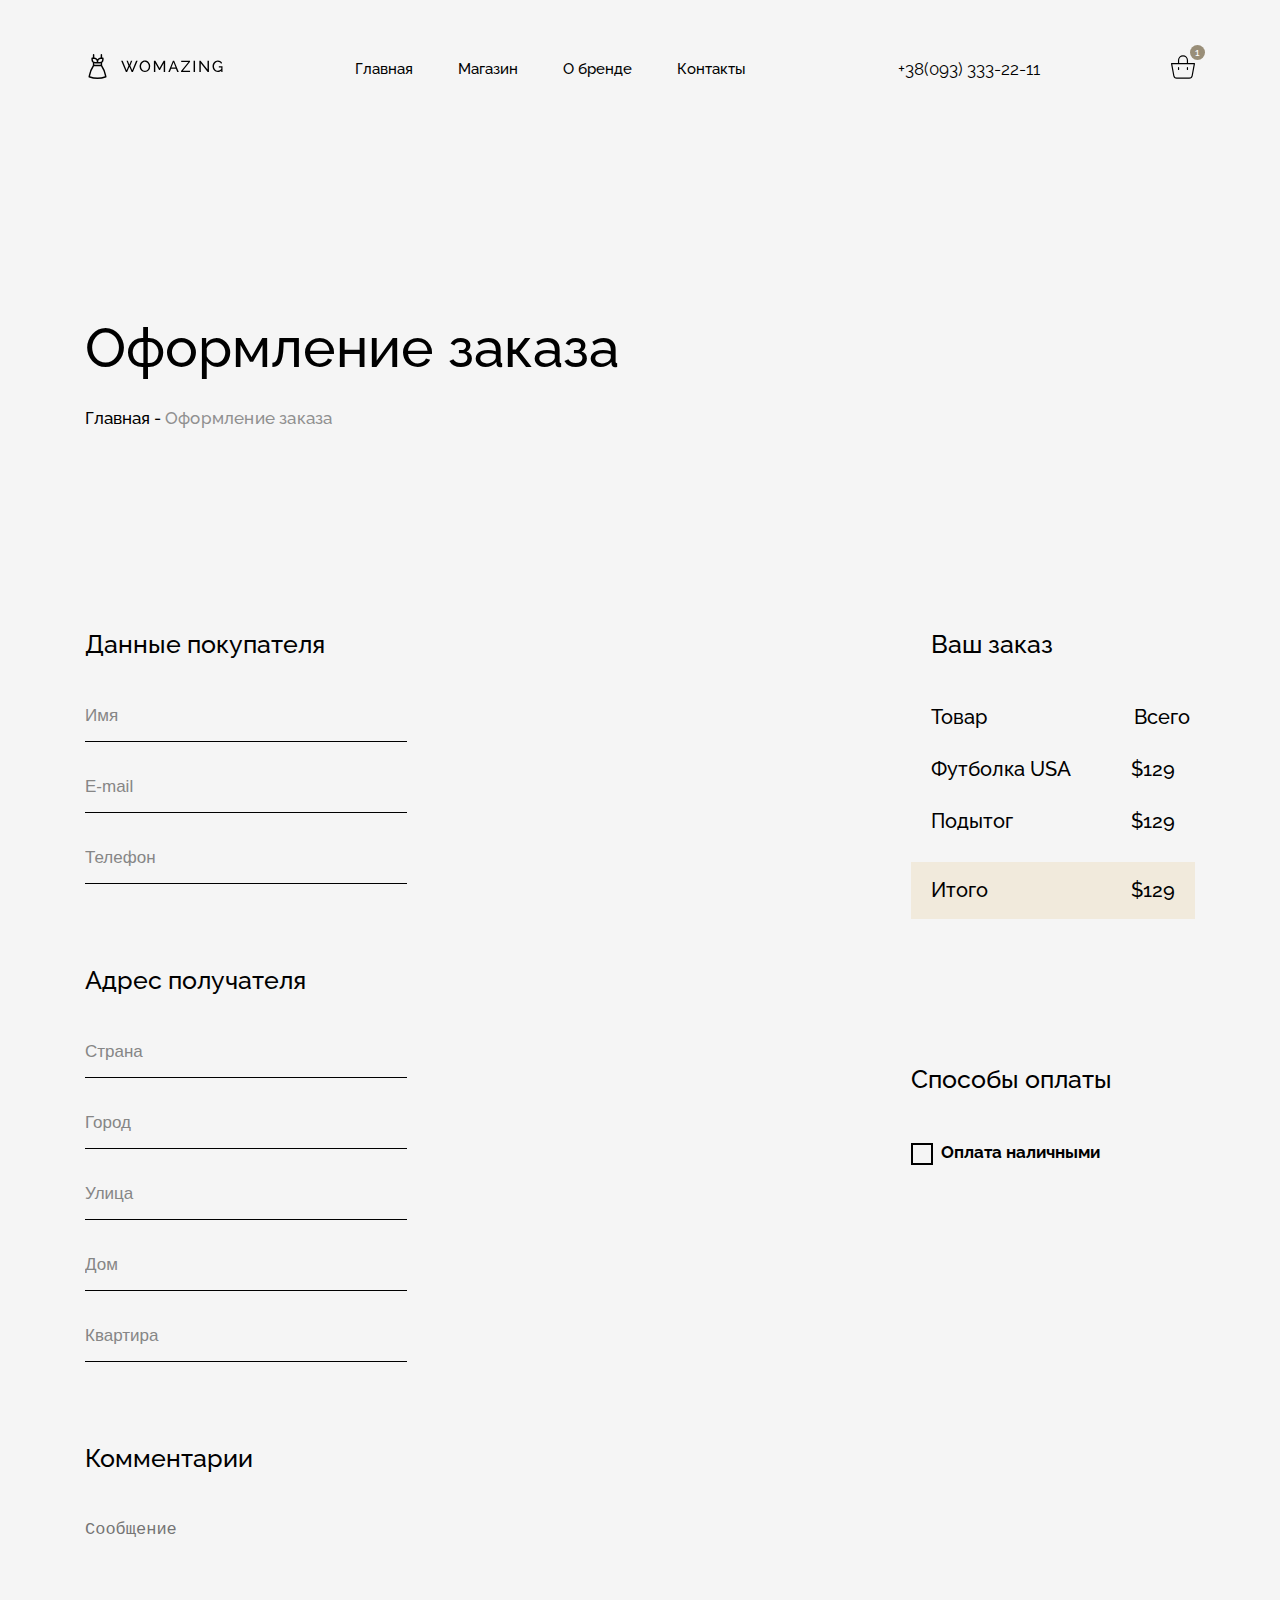
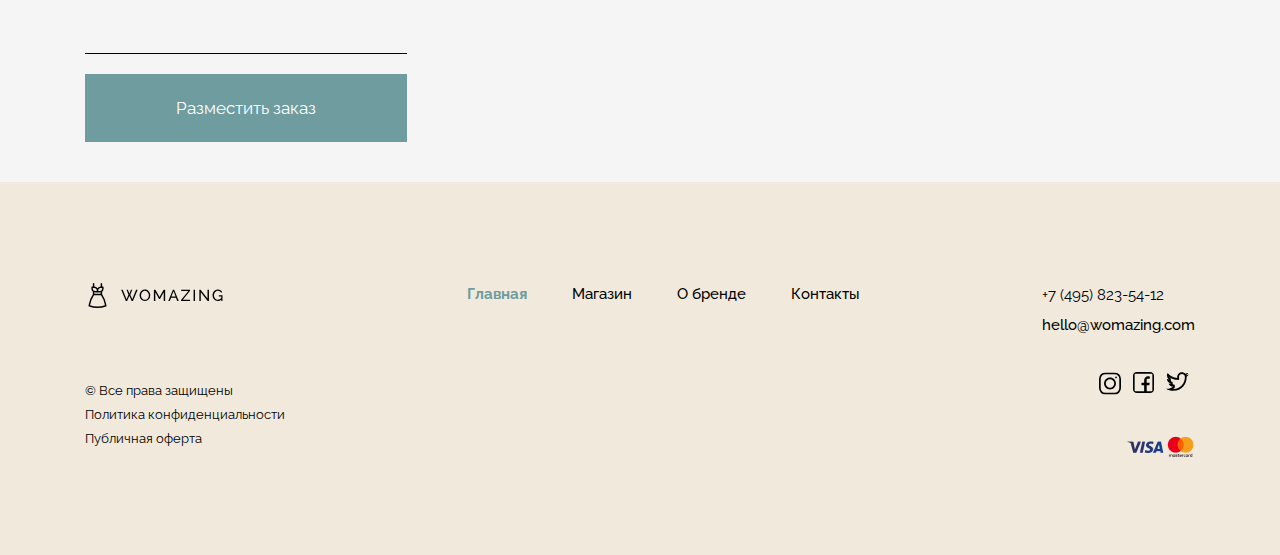
<file: ordering.html>
<!DOCTYPE html>
<html lang="ru">

<head>
    <meta charset="UTF-8">
    <link rel="stylesheet" href="assets/css/style.css">

    <!-- Useful meta tags -->
    <meta http-equiv="x-ua-compatible" content="ie=edge">
    <meta name="viewport" content="width=device-width, initial-scale=1, shrink-to-fit=no">
    <meta name="robots" content="index, follow">
    <meta name="google" content="notranslate">
    <meta name="format-detection" content="telephone=no">
    <meta name="description" content="">

    <meta  name="Womazing" content="Одежда, мода, новые коллекции, бренды , мировые бренды, акции, шопинг">
    <meta property="og:title" content="Womazing">
    <meta property="og:description" content="Посети незабываемую страну красок и передовых технологий, пропитаную духом современности и незабываемых емоций">
    <meta property="og:type" content="article">
    <meta property="og:image" content="https://sitename.ru/img/preview-photo-min.png">
    <meta property="og:site_name" content="Womazing">

    <title>Оформление заказа</title>
</head>

<body>
    <!-- header -->
    <header class="header header-sticky">
        <div class="container">
            <div class="header__inner">
                <a href="index.html" class="logo">
                    <img src="assets/images/svg/logo.svg" alt="Womazing" class="logo__link">
                </a>
                <nav class="menu">
                    <ul class="menu__list">
                        <li class="menu__item">
                            <a href="index.html" class="menu__link">Главная</a>
                        </li>
                        <li class="menu__item">
                            <a href="shop.html" class="menu__link">Магазин</a>
                        </li>
                        <li class="menu__item">
                            <a href="about.html" class="menu__link">О бренде</a>
                        </li>
                        <li class="menu__item">
                            <a href="contact.html" class="menu__link">Контакты</a>
                        </li>
                    </ul>
                </nav>
                <button type="submit" class="header__tel" id="open__btn">
                    <span class="header__tel-img"></span>
                    <span class="header__tel-link">+38(093) 333-22-11</span>
                </button>
                <a href="basket.html" class="header-link">
                    <img src="assets/images/svg/basket.svg" alt="basket" class="header-link__img">
                    <span class="header-link__num">1</span>
                </a>
                <div class="burger" id="menu-open">
                    <div class="burger-view"></span>
                    <nav class="burger-menu">
                        <ul class="burger-menu__list">
                            <li class="burger-menu__item">
                                <a href="index.html" class="burger-menu__link burger-menu__link_active">Главная</a>
                            </li>
                            <li class="burger-menu__item">
                                <a href="shop.html" class="burger-menu__link">Магазин</a>
                            </li>
                            <li class="burger-menu__item">
                                <a href="about.html" class="burger-menu__link">О бренде</a>
                            </li>
                            <li class="burger-menu__item">
                                <a href="contact.html" class="burger-menu__link">Контакты</a>
                            </li>
                        </ul>
                        <button type="button" class="header__tel" id="open__btn">
                            <span class="header__tel-link header__tel-link_burger">+38(093) 3...</span>
                        </button>
                    </nav>

                </div>
            </div>
        </div>
    </header>
    <!-- modal -->
    <div class="modal">
        <div id="overlay"></div>
        <div id="modal__window">
            <span class="close__btn" id="close__btn"></span>
            <h3 class="modal__title">Заказать обратный звонок</h3>
            <form action="#" method="GET" class="contact-form" translate="yes" id="modal-form">
                <input class="contact-form__input" name="name" type="text" required autocomplete="name"
                    placeholder="Имя">
                <input class="contact-form__input" name="email" type="email" required autocomplete="email"
                    placeholder="E-mail">
                <input class="contact-form__input" name="phoneNumber" type="tel" required autocomplete="tel"
                    placeholder="Телефон">
                <button class="contact-form__btn btn" type="submit" id="close__btn">Отправить</button>
            </form>
        </div>
    </div><!-- ./modal -->
    <div class="modal__mini" id="modal__mini">
        <div id="overlay1"></div>
        <div id="modal-window1">
            <h3 class="wrapper-modal-tittle">Отлично! Мы скоро вам перезвоним.</h3>
            <button type="button" class="modal__mini-btn btn" id="mini-close__btn">Закрыть</button>
        </div>
    </div>
    <section class="ordering">
        <div class="container">
            <h1 class="ordering__title">Оформление заказа</h1>
            <span class="crumbs">Главная - <span>Оформление заказа</span></span>
            <div class="ordering__inner">
                <div class="ordering__form">
                    <form action="/" method="GET" class="contact-form ordering-form" translate="yes" id="ordering-form">
                        <h3 class="ordering-form__title">Данные покупателя</h3>
                        <input class="contact-form__input" name="name" type="text" required autocomplete="name" placeholder="Имя">
                        <input class="contact-form__input" name="email" type="email" required autocomplete="email" placeholder="E-mail">
                        <input class="contact-form__input" name="phoneNumber" type="tel" required autocomplete="tel" placeholder="Телефон">
                        <h3 class="ordering-form__title">Адрес получателя</h3>
                        <input class="contact-form__input" name="country" type="text" required autocomplete="country" placeholder="Страна">
                        <input class="contact-form__input" name="city" type="text" required autocomplete="city" placeholder="Город">
                        <input class="contact-form__input" name="street" type="street" required autocomplete="street" placeholder="Улица">
                        <input class="contact-form__input" name="house" type="text" required autocomplete="house" placeholder="Дом">
                        <input class="contact-form__input" name="flat" type="text" required autocomplete="flat" placeholder="Квартира">
                        <h3 class="ordering-form__title">Комментарии</h3>
                        <textarea class="contact-form__message" name="message" cols="30" rows="10" placeholder="Сообщение"></textarea>
                        <button type="submit" class="ordering-info__btn btn-full">Разместить заказ</button>
                    </form>
                </div>
                <div class="ordering-info">
                    <h3 class="ordering-info__title">Ваш заказ</h3>
                    <ul class="ordering-info__list">
                        <li class="ordering-info__item">
                            <span class="ordering-info__text">Товар</span>
                            <span class="ordering-info__text">Всего</span>
                        </li>
                        <li class="ordering-info__item">
                            <span class="ordering-info__text">Футболка USA</span>
                            <span class="ordering-info__text">$129</span>
                        </li>
                        <li class="ordering-info__item">
                            <span class="ordering-info__text">Подытог</span>
                            <span class="ordering-info__text">$129</span>
                        </li>
                        <li class="ordering-info__item">
                            <span class="ordering-info__text">Итого</span>
                            <span class="ordering-info__text">$129</span>
                        </li>
                    </ul>
                    <h3 class="ordering-info__subtitle">Способы оплаты</h3>
                    <label class="ordering-info__checkbox">
                        <input type="checkbox" name="paycheck">
                        <div class="ordering-info__payment"></div>
                        Оплата наличными
                    </label>
                </div>
            </div>
        </div>
    </section>
    <!-- footer -->
    <footer class="footer">
        <div class="container">
            <div class="footer__inner">
                <div class="footer__docs">
                    <a href="index.html" class="logo">
                        <img src="assets/images/svg/logo.svg" alt="Womazing" class="logo__link">
                    </a>
                    <span class="footer__docs-item ">© Все права защищены</span>
                    <!-- noindex -->
                    <a href="https://legalitgroup.com" target="_blank" rel="noopener noreferrer nofollow"
                        class="footer__docs-item ">Политика конфиденциальности</a>
                    <!-- ./noindex -->
                    <!-- noindex -->
                    <a href="https://www.investopedia.com" target="_blank" rel="noopener noreferrer nofollow"
                        class="footer__docs-item ">Публичная оферта</a>
                    <!-- ./noindex -->
                </div>
                <nav class="menu">
                    <ul class="menu__list">
                        <li class="menu__item">
                            <a href="index.html" class="menu__link menu__link_active">Главная</a>
                        </li>
                        <li class="menu__item">
                            <a href="shop.html" class="menu__link">  Магазин</a>
                        </li>
                        <li class="menu__item">
                            <a href="about.html" class="menu__link">О бренде</a>
                        </li>
                        <li class="menu__item">
                            <a href="contact.html" class="menu__link">Контакты</a>
                        </li>
                    </ul>
                </nav>
                <div class="footer__contact">
                    <button class="footer__tel" id="open__btn">+7 (495) 823-54-12</button>
                    <a href="mailto:hello@womazing.com" class="footer__mail">hello@womazing.com</a>
                    <div class="footer-social">
                        <!-- noindex -->
                        <a href="https://ru.wikipedia.org/wiki/Instagram" rel="noreferrer noopener nofollow"
                            target="_blank">
                            <img src="assets/images/svg/inst.svg" class="footer-social__icon" alt="instagram">
                        </a>
                        <!-- ./noindex -->
                        <!-- noindex -->
                        <a href="https://ru.wikipedia.org/wiki/Facebook" rel="noreferrer noopener nofollow" target="_blank">
                            <img src="assets/images/svg/fb.svg" class="footer-social__icon" alt="facebook">
                        </a>
                        <!-- ./noindex -->
                        <!-- noindex -->
                        <a href="https://ru.wikipedia.org/wiki/%D0%A2%D0%B2%D0%B8%D1%82%D1%82%D0%B5%D1%80"
                            rel="noreferrer noopener nofollow" target="_blank">
                            <img src="assets/images/svg/twit.svg" class="footer-social__icon" alt="twitter">
                        </a>
                        <!-- ./noindex -->
                    </div>
                    <span class="footer-payment"></span>
                </div>
            </div>
        </div>
    </footer>
    <!-- ./footer -->
    <script src="assets/js/jquery-3.6.0.min.js"></script>
    <script src="assets/js/jquery.validate.min.js"></script>
    <script src="assets/js/app.js"></script>
</body>

</html>
</file>
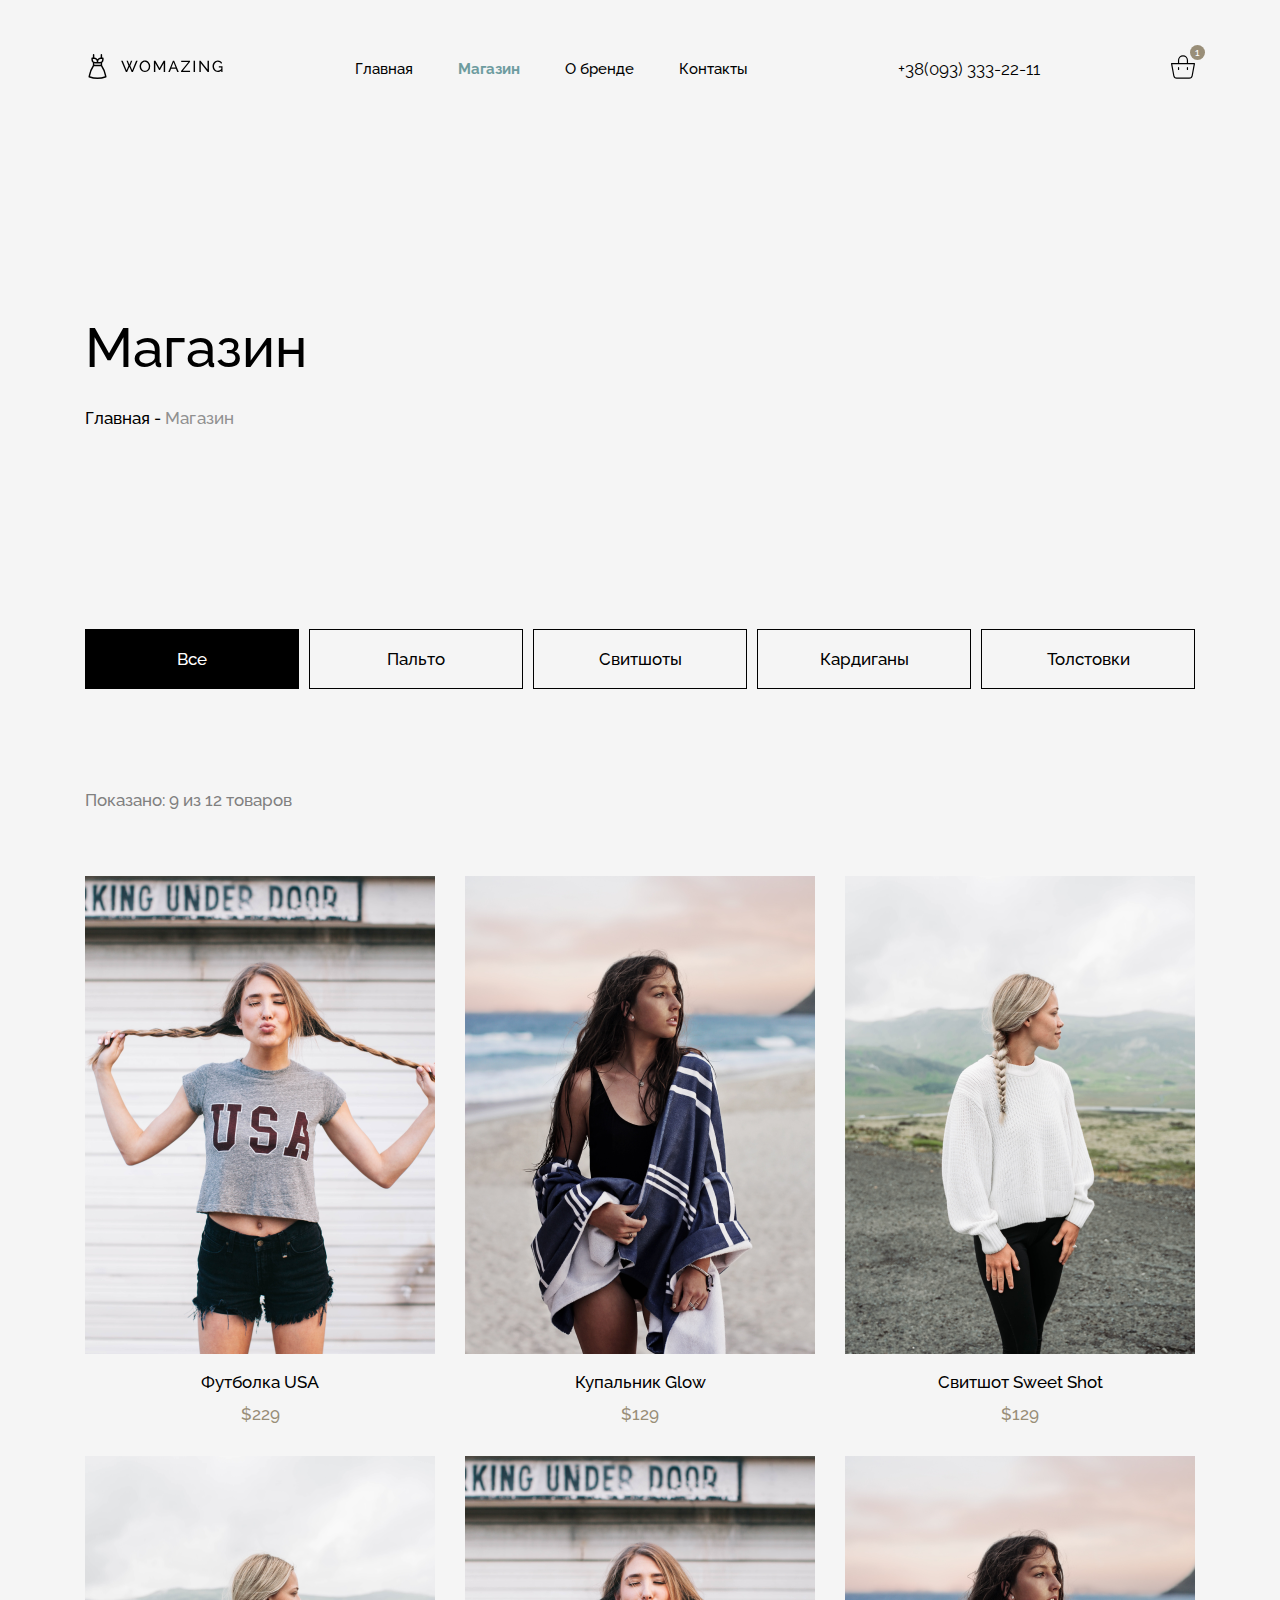
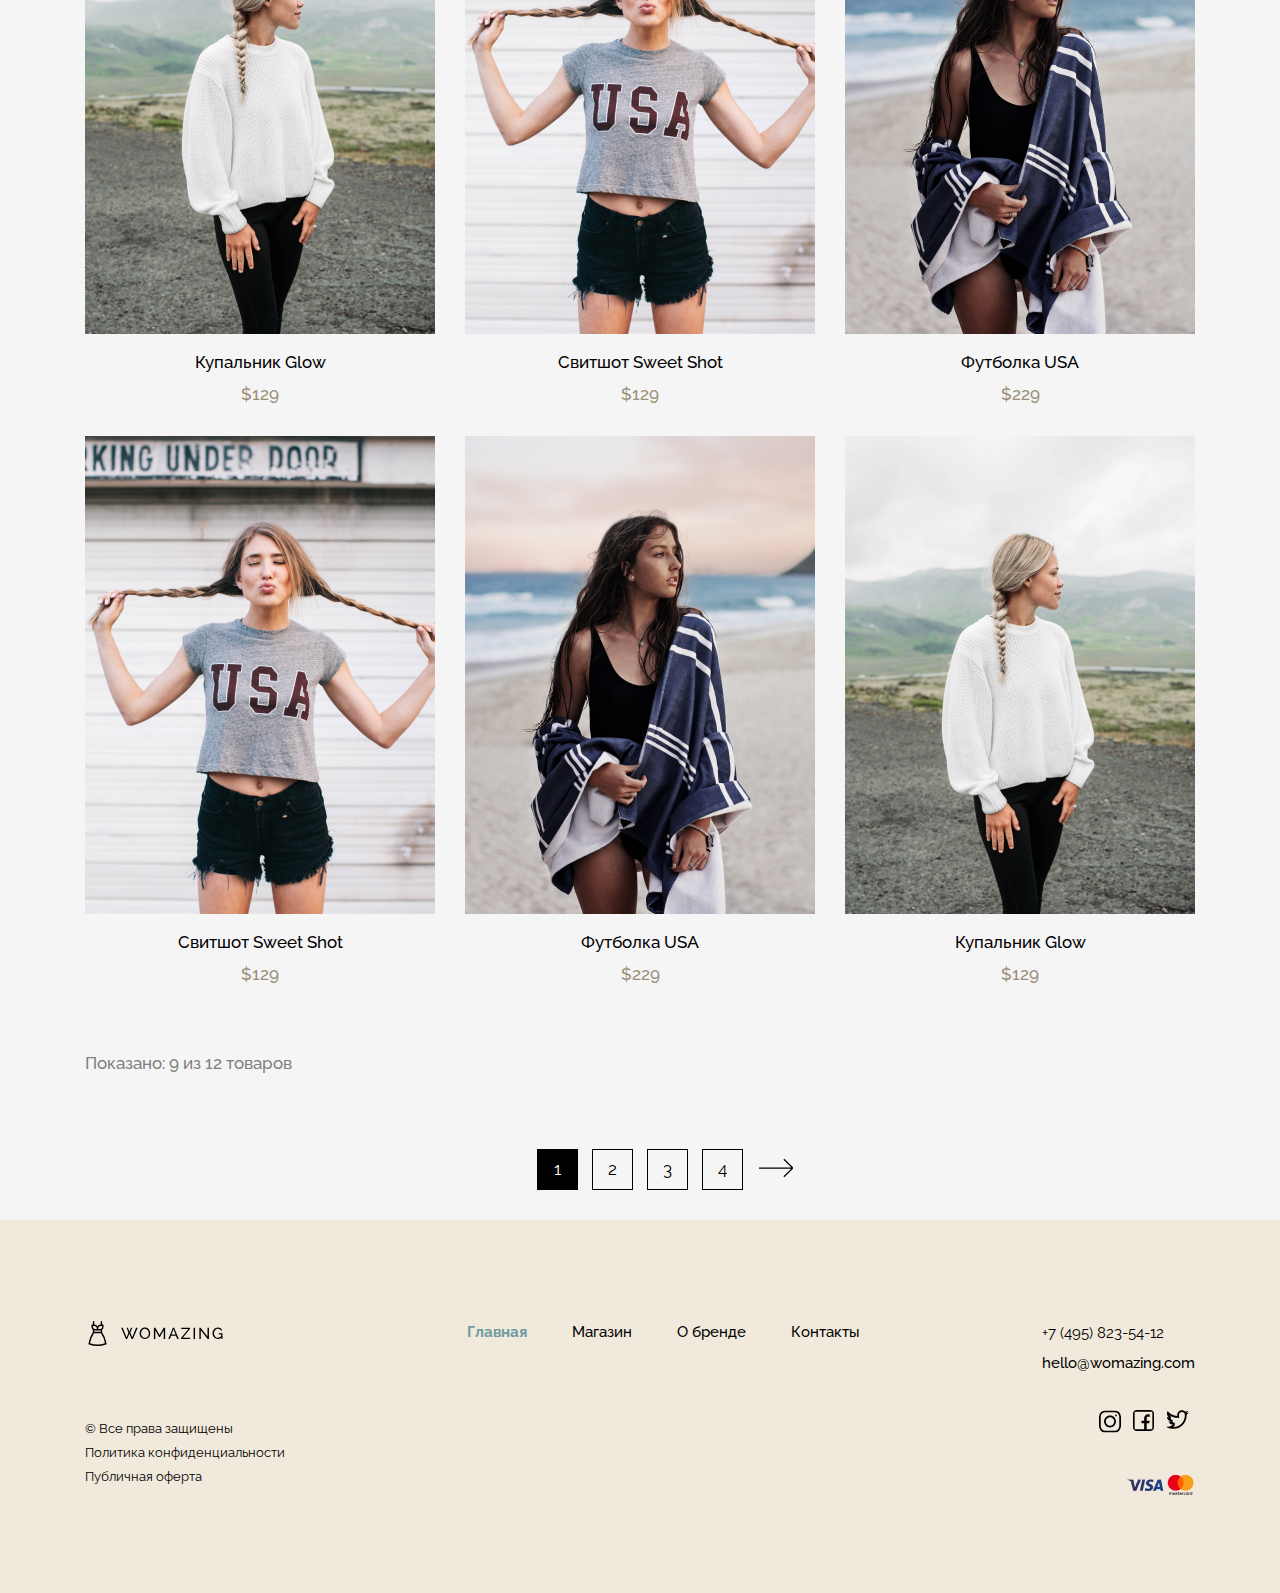
<file: shop.html>
<!DOCTYPE html>
<html lang="ru">

<head>
    <meta charset="UTF-8">
    <link rel="stylesheet" href="assets/css/style.css">

    <!-- Useful meta tags -->
    <meta http-equiv="x-ua-compatible" content="ie=edge">
    <meta name="viewport" content="width=device-width, initial-scale=1, shrink-to-fit=no">
    <meta name="robots" content="index, follow">
    <meta name="google" content="notranslate">
    <meta name="format-detection" content="telephone=no">
    <meta name="description" content="">

    <meta  name="Womazing" content="Одежда, мода, новые коллекции, бренды , мировые бренды, акции, шопинг">
    <meta property="og:title" content="Womazing">
    <meta property="og:description" content="Посети незабываемую страну красок и передовых технологий, пропитаную духом современности и незабываемых емоций">
    <meta property="og:type" content="article">
    <meta property="og:image" content="https://sitename.ru/img/preview-photo-min.png">
    <meta property="og:site_name" content="Womazing">

    <title>Магазин</title>
</head>

<body>
    <!-- header -->
    <header class="header header-sticky">
        <div class="container">
            <div class="header__inner">
                <a href="index.html" class="logo">
                    <img src="assets/images/svg/logo.svg" alt="Womazing" class="logo__link">
                </a>
                <nav class="menu">
                    <ul class="menu__list">
                        <li class="menu__item">
                            <a href="index.html" class="menu__link">Главная</a>
                        </li>
                        <li class="menu__item">
                            <a href="shop.html" class="menu__link menu__link_active">Магазин</a>
                        </li>
                        <li class="menu__item">
                            <a href="about.html" class="menu__link">О бренде</a>
                        </li>
                        <li class="menu__item">
                            <a href="contact.html" class="menu__link">Контакты</a>
                        </li>
                    </ul>
                </nav>
                <button type="submit" class="header__tel" id="open__btn">
                    <span class="header__tel-img"></span>
                    <span class="header__tel-link">+38(093) 333-22-11</span>
                </button>
                <a href="basket.html" class="header-link">
                    <img src="assets/images/svg/basket.svg" alt="basket" class="header-link__img">
                    <span class="header-link__num">1</span>
                </a>
                <div class="burger" id="menu-open">
                    <div class="burger-view"></span>
                    <nav class="burger-menu">
                        <ul class="burger-menu__list">
                            <li class="burger-menu__item">
                                <a href="index.html" class="burger-menu__link burger-menu__link_active">Главная</a>
                            </li>
                            <li class="burger-menu__item">
                                <a href="shop.html" class="burger-menu__link">Магазин</a>
                            </li>
                            <li class="burger-menu__item">
                                <a href="about.html" class="burger-menu__link">О бренде</a>
                            </li>
                            <li class="burger-menu__item">
                                <a href="contact.html" class="burger-menu__link">Контакты</a>
                            </li>
                        </ul>
                        <button type="button" class="header__tel" id="open__btn">
                            <span class="header__tel-link header__tel-link_burger">+38(093) 3...</span>
                        </button>
                    </nav>

                </div>
            </div>
        </div>
    </header>
    <!-- modal -->
    <div class="modal">
        <div id="overlay"></div>
        <div id="modal__window">
            <span class="close__btn" id="close__btn"></span>
            <h3 class="modal__title">Заказать обратный звонок</h3>
            <form action="#" method="GET" class="contact-form" translate="yes" id="modal-form">
                <input class="contact-form__input" name="name" type="text" required autocomplete="name"
                    placeholder="Имя">
                <input class="contact-form__input" name="email" type="email" required autocomplete="email"
                    placeholder="E-mail">
                <input class="contact-form__input" name="phoneNumber" type="tel" required autocomplete="tel"
                    placeholder="Телефон">
                <button class="contact-form__btn btn" type="submit" id="close__btn">Отправить</button>
            </form>
        </div>
    </div><!-- ./modal -->
    <div class="modal__mini" id="modal__mini">
        <div id="overlay1"></div>
        <div id="modal-window1">
            <h3 class="wrapper-modal-tittle">Отлично! Мы скоро вам перезвоним.</h3>
            <button type="button" class="modal__mini-btn btn" id="mini-close__btn">Закрыть</button>
        </div>
    </div>
    <div class="shop">
        <div class="container">
            <h1 class="shop__title">Магазин</h1>
            <span class="crumbs">Главная - <span>Магазин</span></span>
            <div class="shop__tabs" id="tabs">
                <button class="shop__tab shop__tab_active" type="button" data-filter="all">Все</button>
                <button class="shop__tab" type="button" data-filter="coat">Пальто</button>
                <button class="shop__tab" type="button" data-filter="sweatshirts">Свитшоты</button>
                <button class="shop__tab" type="button" data-filter="cardigans">Кардиганы</button>
                <button class="shop__tab" type="button" data-filter="hoodies">Толстовки</button>
            </div>
            <!-- collection -->
            <section class="collection">
                <div class="collection__inner">
                    <span class="collection__shows">Показано: 9 из 12 товаров</span>
                    <ul class="collection__list">
                        <li class="collection__item">
                            <a href="goods.html" class="collection__link">
                                <div class="collection__wrap">
                                    <img src="assets/images/collection1.png" alt="collection1" class="collection__img">
                                </div>
                                <div class="collection__text">
                                    <span class="collection__name">Футболка USA</span>
                                    <span class="collection__price">$229</span>
                                </div>
                            </a>
                        </li>
                        <li class="collection__item">
                            <a href="goods.html" class="collection__link">
                                <div class="collection__wrap">
                                    <img src="assets/images/collection2.png" alt="collection2" class="collection__img">
                                </div>
                                <div class="collection__text">
                                    <span class="collection__name">Купальник Glow</span>
                                    <span class="collection__price">$129</span>
                                </div>
                            </a>
                        </li>
                        <li class="collection__item">
                            <a href="goods.html" class="collection__link sweatshirts">
                                <div class="collection__wrap">
                                    <img src="assets/images/collection3.png" alt="collection3" class="collection__img">
                                </div>
                                <div class="collection__text">
                                    <span class="collection__name">Свитшот Sweet Shot</span>
                                    <span class="collection__price">$129</span>
                                </div>
                            </a>
                        </li>
                        <li class="collection__item">
                            <a href="goods.html" class="collection__link">
                                <div class="collection__wrap">
                                    <img src="assets/images/collection3.png" alt="collection3" class="collection__img">
                                </div>
                                <div class="collection__text">
                                    <span class="collection__name">Купальник Glow</span>
                                    <span class="collection__price">$129</span>
                                </div>
                            </a>
                        </li>
                        <li class="collection__item">
                            <a href="goods.html" class="collection__link sweatshirts">
                                <div class="collection__wrap">
                                    <img src="assets/images/collection1.png" alt="collection1" class="collection__img">
                                </div>
                                <div class="collection__text">
                                    <span class="collection__name">Свитшот Sweet Shot</span>
                                    <span class="collection__price">$129</span>
                                </div>
                            </a>
                        </li>
                        <li class="collection__item">
                            <a href="goods.html" class="collection__link">
                                <div class="collection__wrap">
                                    <img src="assets/images/collection2.png" alt="collection2" class="collection__img">
                                </div>
                                <div class="collection__text">
                                    <span class="collection__name">Футболка USA</span>
                                    <span class="collection__price">$229</span>
                                </div>
                            </a>
                        </li>
                        <li class="collection__item">
                            <a href="goods.html" class="collection__link sweatshirts">
                                <div class="collection__wrap">
                                    <img src="assets/images/collection1.png" alt="collection3" class="collection__img">
                                </div>
                                <div class="collection__text">
                                    <span class="collection__name">Свитшот Sweet Shot</span>
                                    <span class="collection__price">$129</span>
                                </div>
                            </a>
                        </li>
                        <li class="collection__item">
                            <a href="goods.html" class="collection__link">
                                <div class="collection__wrap">
                                    <img src="assets/images/collection2.png" alt="collection2" class="collection__img">
                                </div>
                                <div class="collection__text">
                                    <span class="collection__name">Футболка USA</span>
                                    <span class="collection__price">$229</span>
                                </div>
                            </a>
                        </li>
                        <li class="collection__item">
                            <a href="goods.html" class="collection__link">
                                <div class="collection__wrap">
                                    <img src="assets/images/collection3.png" alt="collection1" class="collection__img">
                                </div>
                                <div class="collection__text">
                                    <span class="collection__name">Купальник Glow</span>
                                    <span class="collection__price">$129</span>
                                </div>
                            </a>
                        </li>
                    </ul>
                    <span class="collection__shows">Показано: 9 из 12 товаров</span>
                </div>
            </section><!-- ./collection -->
            <!-- pagination -->
            <ul class="pagination">
                <li class="pagination__item">
                    <button type="button" class="pagination__btn pagination__btn_active">1</button>
                </li>
                <li class="pagination__item">
                    <button type="button" class="pagination__btn">2</button>
                </li>
                <li class="pagination__item">
                    <button type="button" class="pagination__btn">3</button>
                </li>
                <li class="pagination__item">
                    <button type="button" class="pagination__btn">4</button>
                </li>
            </ul>
            <!-- ./pagination -->
        </div>
    </div>
    <!-- footer -->
    <footer class="footer">
        <div class="container">
            <div class="footer__inner">
                <div class="footer__docs">
                    <a href="index.html" class="logo">
                        <img src="assets/images/svg/logo.svg" alt="Womazing" class="logo__link">
                    </a>
                    <span class="footer__docs-item ">© Все права защищены</span>
                    <!-- noindex -->
                    <a href="https://legalitgroup.com" target="_blank" rel="noopener noreferrer nofollow"
                        class="footer__docs-item ">Политика конфиденциальности</a>
                    <!-- ./noindex -->
                    <!-- noindex -->
                    <a href="https://www.investopedia.com" target="_blank" rel="noopener noreferrer nofollow"
                        class="footer__docs-item ">Публичная оферта</a>
                    <!-- ./noindex -->
                </div>
                <nav class="menu">
                    <ul class="menu__list">
                        <li class="menu__item">
                            <a href="index.html" class="menu__link menu__link_active">Главная</a>
                        </li>
                        <li class="menu__item">
                            <a href="shop.html" class="menu__link">  Магазин</a>
                        </li>
                        <li class="menu__item">
                            <a href="about.html" class="menu__link">О бренде</a>
                        </li>
                        <li class="menu__item">
                            <a href="contact.html" class="menu__link">Контакты</a>
                        </li>
                    </ul>
                </nav>
                <div class="footer__contact">
                    <button class="footer__tel" id="open__btn">+7 (495) 823-54-12</button>
                    <a href="mailto:hello@womazing.com" class="footer__mail">hello@womazing.com</a>
                    <div class="footer-social">
                        <!-- noindex -->
                        <a href="https://ru.wikipedia.org/wiki/Instagram" rel="noreferrer noopener nofollow"
                            target="_blank">
                            <img src="assets/images/svg/inst.svg" class="footer-social__icon" alt="instagram">
                        </a>
                        <!-- ./noindex -->
                        <!-- noindex -->
                        <a href="https://ru.wikipedia.org/wiki/Facebook" rel="noreferrer noopener nofollow" target="_blank">
                            <img src="assets/images/svg/fb.svg" class="footer-social__icon" alt="facebook">
                        </a>
                        <!-- ./noindex -->
                        <!-- noindex -->
                        <a href="https://ru.wikipedia.org/wiki/%D0%A2%D0%B2%D0%B8%D1%82%D1%82%D0%B5%D1%80"
                            rel="noreferrer noopener nofollow" target="_blank">
                            <img src="assets/images/svg/twit.svg" class="footer-social__icon" alt="twitter">
                        </a>
                        <!-- ./noindex -->
                    </div>
                    <span class="footer-payment"></span>
                </div>
            </div>
        </div>
    </footer>
    <!-- ./footer -->
    <script src="assets/js/jquery-3.6.0.min.js"></script>
    <script src="assets/js/jquery.validate.min.js"></script>
    <script src="assets/js/app.js"></script>
</body>

</html>
</file>
<file: assets/css/style.css>
@import url(https://fonts.googleapis.com/css?family=Raleway:300,regular,500,600);

* {
    padding: 0px;
    margin: 0px;
    border: 0px;
}

*,
*:before,
*:after {
    box-sizing: border-box;
}

:focus,
:active {
    outline: none;
}

html,
body {
    height: 100%;
}

body {
    line-height: 1;
    -ms-text-size-adjust: 100%;
    -moz-text-size-adjust: 100%;
    -webkit-text-size-adjust: 100%;
    overflow-x: hidden;
}

a {
    display: block;
    text-decoration: none;
    color: inherit;
}

a,
a:visited {
    text-decoration: none;
}

a:hover {
    text-decoration: none;
}

a:focus,
a:active {
    outline: none;
}

aside,
nav,
footer,
header,
section {
    display: block;
}

select {
    border: none;
    outline: none;
    background-color: transparent;
    font-size: inherit;
    font-weight: 700;
    color: inherit;
}

input,
textarea {
    display: block;
    background: none;
    border: none;
    outline: none;
}

input::-ms-clear {
    display: none;
}

button {
    border: none;
    background: none;
    outline: none;
    cursor: pointer;
}

button::-moz-focus-inner {
    padding: 0;
    border: 0;
}

ul li {
    display: block;
    list-style: none;
}

img {
    -o-object-fit: cover;
    object-fit: cover;
}

h1,
h2,
h3,
h4,
h5,
h6 {
    font-weight: inherit;
    font-size: inherit;
}

html {
    font-size: 62.5%;
}

body {
    font-family: 'Raleway', sans-serif;
    background-color: whitesmoke;
    font-size: 1.7rem;
    color: #000;
    font-weight: 500;
    line-height: 1.3em;
}

input,
button,
textarea {
    outline: none;
}

input[type="number"] {
    -moz-appearance: textfield;
    -webkit-appearance: textfield;
    appearance: textfield;
}

input[type="number"]::-webkit-outer-spin-button,
input[type="number"]::-webkit-inner-spin-button {
    display: none;
}

h1 {
    font-size: 5.5rem;
    font-weight: 500;
    line-height: 1.2em;
}

h2,
h3,
h4,
h5 {
    font-size: 3.6rem;
    font-weight: 500;
    line-height: 1.2em;
}

p {
    letter-spacing: .15px;
}

button {
    font-family: 'Raleway', sans-serif;
    font-size: 1.7rem;
    transition: .5s ease;
    font-weight: 400;
}

.crumbs {
    display: block;
    margin-bottom: 200px;
}

.crumbs span {
    color: #909090;
    letter-spacing: .2px;
}

.container {
    max-width: 1140px;
    width: 100%;
    padding: 0 15px;
    margin: 0 auto;
}

.btn {
    height: 68px;
    width: 100%;
    text-align: center;
    border: 1px solid #6E9C9F;
    color: #6E9C9F;
    font-weight: 400;
    padding: 20px;
    transition: .5s ease;
}

.btn:hover {
    background-color: #6E9C9F;
    color: #fff;
}

.btn-full {
    height: 68px;
    width: 100%;
    text-align: center;
    border: 1px solid #6E9C9F;
    background-color: #6E9C9F;
    color: #fff;
    font-weight: 400;
    padding: 20px;
    transition: .5s ease;
}

.btn-full:hover {
    background-color: #509498;
}

/* header */
.header {
    position: relative;
    padding: 54px 0 41px;
}

.header__inner {
    display: -ms-flexbox;
    display: flex;
    -ms-flex-align: center;
    align-items: center;
    -ms-flex-pack: justify;
    justify-content: space-between;
}

.header .logo {
    transition: opacity .2s linear;
}

.header .logo:hover {
    opacity: .6;
}

.header__tel {
    display: -ms-flexbox;
    display: flex;
    -ms-flex-align: center;
    align-items: center;
}

.header__tel-img {
    margin-right: 10px;
    padding: 5px;
    color: #6E9C9F;
    transition: background .2s linear, color .2s linear;
}

.header__tel-img:hover {
    background-color: #6E9C9F;
    color: #fff;
}

.header__tel-link {
    font-weight: 400;
    margin-left: auto;
}

.header .header-link {
    position: relative;
}

.header-link__basket {
    color: #6E9C9F;
    font-size: 20px;
}

.header .header-link__num {
    position: absolute;
    top: -10px;
    right: -10px;
    font-size: 1rem;
    border-radius: 50%;
    background-color: #998E78;
    color: #fff;
    width: 15px;
    height: 15px;
    text-align: center;
    line-height: 1.6em;
    padding-bottom: 2px;
}

.menu__list {
    display: -ms-flexbox;
    display: flex;
}

.menu__item {
    margin-right: 45px;
}

.menu__item:last-of-type {
    margin-right: 0;
}

.menu__link {
    font-size: 1.5rem;
    transition: .2s linear;
}

.menu__link:hover {
    color: #6E9C9F;
}

.menu__link_active {
    color: #6E9C9F;
    font-weight: 700;
}

/* preview */

.preview {
    padding-bottom: 90px;
}

.preview__item {
    display: none;
}

.preview__item_active {
    display: block;
}

.preview::after {
    content: '';
    position: absolute;
    top: 0;
    right: 9%;
    z-index: -1;
    background-color: #F1EADC;
    height: 826px;
    width: 705px;
}

.preview__title {
    max-width: 550px;
    width: 100%;
    margin: 145px 0 45px;
}

.preview__text {
    max-width: 385px;
    width: 100%;
    font-size: 2rem;
    margin-bottom: 52px;
    text-align: right;
    line-height: 1.4em;
}

.preview__btn {
    display: -ms-flexbox;
    display: flex;
    -ms-flex-align: center;
    align-items: center;
    -ms-flex-pack: center;
    justify-content: center;
    margin-right: 100px;
}

.preview__btn span {
    display: block;
    padding: 19.5px 27px;
    background-color: rgba(110, 156, 159, 0.1);
    cursor: pointer;
}

.preview__link {
    max-width: 243px;
    color: #fff;
}

.preview__images {
    position: relative;
}

.preview__img {
    max-width: 410px;
    width: 100%;
    height: auto;
}

.preview__img-second {
    position: absolute;
    background: url("../images/img2.png") no-repeat center;
    bottom: -7.7%;
    left: -32%;
    z-index: 20;
    min-height: 318px;
}

.preview__img-third {
    position: absolute;
    top: 18%;
    right: -26%;
    background: url("../images/img3.png") no-repeat center;
}

/* collection */

.collection {
    padding: 100px 0 75px;
}

.collection__title {
    margin-bottom: 92px;
    line-height: 1.1em;
}

.collection__shows {
    display: block;
    color: #808080;
}

.collection__shows:first-of-type {
    margin-bottom: 65px;
}

.collection__list {
    display: -ms-flexbox;
    display: flex;
    -ms-flex-wrap: wrap;
    flex-wrap: wrap;
    -ms-flex-pack: justify;
    justify-content: space-between;
    margin-bottom: 65px;
}

.collection__wrap {
    position: relative;
}

.collection__wrap::after {
    content: url("../images/svg/arrow-right.svg");
    position: absolute;
    top: 0;
    left: 0;
    max-width: 350px;
    width: 100%;
    max-height: 478px;
    height: 100%;
    background: rgba(110, 156, 159, 0.65);
    display: -ms-flexbox;
    display: flex;
    -ms-flex-align: center;
    align-items: center;
    -ms-flex-pack: center;
    justify-content: center;
    opacity: 0;
    transition: opacity .5s ease;
}

.collection__wrap:hover::after {
    opacity: 1;
}

.collection__item {
    margin-bottom: 30px;
}

.collection__item:nth-child(7),
.collection__item:nth-child(8),
.collection__item:nth-child(9) {
    margin-bottom: 0;
}

.collection__link {
    display: -ms-flexbox;
    display: flex;
    -ms-flex-direction: column;
    flex-direction: column;
    -ms-flex-pack: justify;
    justify-content: space-between;
}

.collection__text {
    display: -ms-flexbox;
    display: flex;
    -ms-flex-direction: column;
    flex-direction: column;
    -ms-flex-align: center;
    align-items: center;
    -ms-flex-pack: center;
    justify-content: center;
    height: 67px;
}

.collection__img {
    max-width: 350px;
    width: 100%;
    height: auto;
}

.collection__name {
    margin: 10px 0;
}

.collection__price {
    color: #998E78;
    line-height: 1.3em;
    position: relative;
}

.collection__btn {
    max-width: 243px;
    margin: 0 auto;
}

/* about */

.about {
    padding: 75px 0;
}

.about__title {
    margin-bottom: 92px;
}

.about__list {
    display: -ms-flexbox;
    display: flex;
    -ms-flex-pack: justify;
    justify-content: space-between;
}

.about__img {
    margin-bottom: 30px;
}

.about__name {
    font-size: 2.5rem;
    margin-bottom: 24px;
}

.about__text {
    max-width: 305px;
    width: 100%;
}

/* team */

.team {
    padding: 75px 0;
}

.team__title {
    margin-bottom: 92px;
    font-size: 4rem;
}

.team__inner {
    display: -ms-flexbox;
    display: flex;
    -ms-flex-align: center;
    align-items: center;
    -ms-flex-pack: justify;
    justify-content: space-between;
}

.team__slider {
    display: none;
}

.team__slider_active {
    display: block;
}

.team__img {
    max-width: 729px;
    width: 100%;
    height: auto;
}

.team .team-info__title {
    margin-bottom: 28px;
}

.team .team-info__text {
    max-width: 240px;
    width: 100%;
    margin-bottom: 28px;
}

.team .team-info__text:first-of-type {
    margin-bottom: 30px;
}

.team .team-info__link {
    display: inline;
    color: #6E9C9F;
    border-bottom: 1px solid transparent;
    transition: border-bottom .5s ease;
}

.team .team-info__link:hover {
    border-bottom: 1px solid #CEDEDF;
}

/* footer */

.footer {
    background-color: #F1EADC;
    padding: 101px 0 97px;
}

.footer__inner {
    display: -ms-flexbox;
    display: flex;
    -ms-flex-pack: justify;
    justify-content: space-between;
}

.footer .logo {
    margin-bottom: 70px;
}

.footer .footer__docs {
    display: -ms-flexbox;
    display: flex;
    -ms-flex-direction: column;
    flex-direction: column;
}

.footer .footer__docs-item {
    font-size: 1.3rem;
    font-weight: 400;
    border-bottom: 1px solid transparent;
    line-height: 1.3;
}

.footer .footer__docs-item:not(:last-of-type) {
    margin-bottom: 6px;
}

.footer .footer__docs-item:first-of-type {
    display: block;
    margin-bottom: 6px;
}

.footer .footer__docs-item:not(:first-of-type):hover {
    opacity: .7;
}

.footer .footer__tel {
    font-size: 1.5rem;
    margin-bottom: 10px;
}

.footer .footer__mail {
    font-size: 1.5rem;
    margin-bottom: 30px;
}

.footer .footer-social {
    display: -ms-flexbox;
    display: flex;
    -ms-flex-pack: end;
    justify-content: flex-end;
    margin-bottom: 30px;
}

.footer .footer-social__icon {
    cursor: pointer;
    font-size: 30px;
    color: #6E9C9F;
    padding: 6px;
    border-radius: 10px;
    transition: .2s linear;
}

.footer .footer-social__icon:hover {
    transform: scale(1.1);
    color: #fff;
    background-color: #6E9C9F;
}

/* .footer .footer-social a:not(:last-of-type) {
    margin-right: 12px;
} */

.footer .footer-payment {
    margin-left: auto;
    display: block;
    background: url("../images/payment.png") no-repeat;
    width: 68px;
    height: 22px;
}

/* shop */

.shop__title {
    margin: 190px 0 26px;
}

.shop__tabs {
    display: -ms-flexbox;
    display: flex;
}

.shop__tab {
    border: 1px solid #000;
    max-width: 218px;
    width: 100%;
    padding: 19px;
    text-align: center;
    font-size: 1.7rem;
    font-weight: 500;
}

.shop__tab:not(:last-of-type) {
    margin-right: 10px;
}

.shop__tab_active {
    background-color: #000;
    color: #fff;
}

.shop-animate {
    -webkit-transform: scale(0);
    transform: scale(0);
    opacity: 0;
}

.hide {
    -webkit-animation-name: hide .5s forwards;
    animation-name: hide .5s forwards;
}

@-webkit-keyframes hide {
    0% {
        visibility: visible;
        height: 200px;
    }

    100% {
        visibility: hidden;
        width: 0;
        height: 0;
        margin: 0;
        font-size: 0;
    }
}

@keyframes hide {
    0% {
        visibility: visible;
        height: 200px;
    }

    100% {
        visibility: hidden;
        width: 0;
        height: 0;
        margin: 0;
        font-size: 0;
    }
}

/* goods */

.goods__title {
    margin: 110px 0 26px;
}

.goods__inner {
    display: -ms-flexbox;
    display: flex;
}

.goods__img {
    max-width: 536px;
    width: 100%;
    height: 729px;
    margin-right: 74px;
}

.goods__price {
    display: block;
    font-size: 4rem;
    color: #998E78;
    margin-bottom: 59px;
    line-height: 1.1em;
}

.goods__text {
    margin-bottom: 34px;
    font-size: 2rem;
}

.goods__list {
    display: -ms-flexbox;
    display: flex;
    -ms-flex-align: center;
    align-items: center;
    margin-bottom: 59px;
}

.goods__item {
    display: -ms-flexbox;
    display: flex;
    -ms-flex-align: center;
    align-items: center;
    -ms-flex-pack: center;
    justify-content: center;
    width: 41px;
    height: 41px;
    cursor: pointer;
}

.goods__item:not(:last-of-type) {
    margin-right: 14px;
}

.goods .size__item {
    border: 1px solid #000;
}

.goods .size__item_active {
    background-color: #000;
    color: #fff;
}

.goods .color__item {
    border-radius: 50%;
}

.goods .color__item_active {
    border: 1px solid #000;
}

.goods .color__item:nth-child(1) {
    background-color: #927876;
}

.goods .color__item:nth-child(2) {
    background-color: #D5D5D5;
}

.goods .color__item:nth-child(3) {
    background-color: #FD9696;
}

.goods .color__item:nth-child(4) {
    background-color: #FDC796;
}

.goods__form {
    display: -ms-flexbox;
    display: flex;
    -ms-flex-align: center;
    align-items: center;
}

.goods__form p {
    border: 1px solid #AFAFAF;
    margin-right: 10px;
}

.goods__input {
    width: 68px;
    height: 68px;
    text-align: center;
}

.goods__btn {
    max-width: 268px;
}

.goods__subtitle {
    margin: 130px 0 67px;
}

.goods .collection__item {
    margin-bottom: 0;
}

/* about-page */

.about-page__title {
    margin: 190px 0 26px;
}

.about-page__block {
    display: -ms-flexbox;
    display: flex;
    -ms-flex-align: center;
    align-items: center;
    -ms-flex-pack: justify;
    justify-content: space-between;
}

.about-page__block:first-child {
    margin-bottom: 130px;
}

.about-page__block-content__title {
    margin-bottom: 46px;
    font-size: 2.5rem;
    line-height: 1.6em;
}

.about-page__block-content__text {
    max-width: 529px;
    width: 100%;
}

.about-page__block-content__text:first-of-type {
    margin-bottom: 30px;
}

.about-page__block-img {
    max-width: 442px;
    width: 100%;
}

.about-page__btn {
    color: #fff;
    max-width: 260px;
    margin: 130px auto 75px;
}

/* contact */

.contact__title {
    margin: 190px 0 26px;
}

.contact__map {
    background-color: #ccc;
}

.contact__list {
    display: -ms-flexbox;
    display: flex;
    -ms-flex-wrap: wrap;
    flex-wrap: wrap;
    margin: 130px 0;
}

.contact__item:not(:last-child) {
    margin-right: 100px;
}

.contact__text {
    display: block;
    margin-bottom: 20px;
}

.contact-form__title {
    font-size: 2.5rem;
    margin-bottom: 62px;
}

.contact-form__input {
    font-size: 1.7rem;
    border-bottom: 1px solid #000;
    max-width: 350px;
    width: 100%;
    padding-bottom: 15px;
}

.contact-form__input::-webkit-input-placeholder {
    color: #868686;
}

.contact-form__input::-moz-placeholder {
    color: #868686;
}

.contact-form__input:-ms-input-placeholder {
    color: #868686;
}

.contact-form__input::-ms-input-placeholder {
    color: #868686;
}

.contact-form__input::placeholder {
    color: #868686;
}

.contact-form__input:not(:last-of-type) {
    margin-bottom: 35px;
}

.contact-form__message {
    font-size: 1.7rem;
    border-bottom: 1px solid #000;
    max-width: 350px;
    width: 100%;
    resize: none;
    height: 134px;
    margin-top: 20px;
}

.contact-form__btn {
    max-width: 189px;
    margin: 35px 0 62px;
}

/* slider */

.slider {
    height: 100%;
    position: relative;
}

.slider-item {
    display: -ms-flexbox;
    display: flex;
    -ms-flex-pack: justify;
    justify-content: space-between;
}

.slider__dots {
    display: -ms-flexbox;
    display: flex;
    margin-left: 200px;
}

.slider__dot {
    width: 15px;
    height: 15px;
    background-color: #000;
    border-radius: 50%;
    margin-right: 15px;
    cursor: pointer;
    opacity: .6;
}

.slider__dot_active {
    opacity: 1;
}

.slider__dot:last-of-type {
    margin-right: 0;
}

.arrow__right {
    content: '';
    position: absolute;
    top: 45%;
    right: -70px;
    background: url("../images/svg/slider-arrow-right.svg") no-repeat center/contain;
    width: 40px;
    height: 30px;
    cursor: pointer;
    transition: -webkit-transform .2s linear;
    transition: transform .2s linear;
    transition: transform .2s linear, -webkit-transform .2s linear;
}

.arrow__right:active {
    -webkit-transform: translateX(-20px);
    transform: translateX(-20px);
}

.arrow__left {
    content: '';
    position: absolute;
    top: 45%;
    left: -70px;
    background: url("../images/svg/slider-arrow-left.svg") no-repeat center/contain;
    width: 40px;
    height: 30px;
    cursor: pointer;
    transition: -webkit-transform .2s linear;
    transition: transform .2s linear;
    transition: transform .2s linear, -webkit-transform .2s linear;
}

.arrow__left:active {
    -webkit-transform: translateX(20px);
    transform: translateX(20px);
}

.sticky-bar {
    margin: auto;
    position: fixed;
    top: 0;
    left: 0;
    z-index: 9999;
    width: 100%;
    box-shadow: 0 10px 15px rgba(25, 25, 25, 0.1);
    -webkit-animation: 300ms ease-in-out 0s normal none 1 running fadeInDown;
    animation: 300ms ease-in-out 0s normal none 1 running fadeInDown;
    -webkit-box-shadow: 0 10px 15px rgba(25, 25, 25, 0.1);
    background: #F1EADC;
}

@media only screen and (min-width: 768px) and (max-width: 991px) {
    .header-sticky.sticky-bar {
        padding: 25px 0px;
    }
}

@media only screen and (min-width: 576px) and (max-width: 767px) {
    .header-sticky.sticky-bar {
        padding: 15px 0px;
    }
}

@media (max-width: 575px) {
    .header-sticky.sticky-bar {
        padding: 15px 0px;
    }
}

/* pagination */

.pagination {
    display: -ms-flexbox;
    display: flex;
    -ms-flex-align: center;
    align-items: center;
    -ms-flex-pack: center;
    justify-content: center;
    margin-bottom: 30px;
}

.pagination__item:not(:last-of-type) {
    margin-right: 14px;
}

.pagination__item:last-of-type {
    position: relative;
}

.pagination__item:last-of-type::after {
    content: '';
    position: absolute;
    top: 23%;
    right: -50px;
    background: url("../images/svg/slider-arrow-right.svg") no-repeat center/cover;
    width: 34px;
    height: 20px;
}

.pagination__btn {
    width: 41px;
    height: 41px;
    border: 1px solid #000;
    display: -ms-flexbox;
    display: flex;
    -ms-flex-align: center;
    align-items: center;
    -ms-flex-pack: center;
    justify-content: center;
}

.pagination__btn_active {
    color: #fff;
    background-color: #000;
    cursor: none;
}

/* formalization */

.formalization {
    padding-bottom: 130px;
}

.formalization__title {
    margin: 190px 0 26px;
}

.formalization__content {
    display: -ms-flexbox;
    display: flex;
    -ms-flex-align: center;
    align-items: center;
}

.formalization__img {
    margin-right: 35px;
}

.formalization__info {
    display: -ms-flexbox;
    display: flex;
    -ms-flex-direction: column;
    flex-direction: column;
}

.formalization__text:first-child {
    margin-bottom: 20px;
    font-size: 2.5rem;
}

.formalization__text_small {
    font-size: 1.7rem;
}

.formalization__btn {
    margin-left: auto;
    max-width: 272px;
}

/* basket */

.basket__title {
    margin: 190px 0 26px;
}

.basket__table {
    border-collapse: collapse;
    width: 100%;
    border-spacing: 0;
}

.basket th {
    border-bottom: 1px solid #CCC;
    font-size: 2rem;
    width: 1108px;
    text-align: left;
    padding: 0 0 26px 0;
}

.basket__name {
    width: 475px;
}

.basket__price {
    width: 190px;
}

.basket__quantity {
    width: 285px;
}

.basket__subtotal {
    width: 158px;
}

.basket td {
    padding: 29px 0 48px;
}

.basket__media {
    display: -ms-flexbox;
    display: flex;
    -ms-flex-align: center;
    align-items: center;
}

.basket__remove {
    background: url("../images/svg/close.svg") no-repeat center/contain;
    margin-right: 45px;
    cursor: pointer;
    width: 15px;
    height: 15px;
    transition: .2s linear;
}

.basket__remove:hover {
    -webkit-transform: scale(1.05);
    transform: scale(1.05);
}

.basket__photo {
    position: relative;
    overflow: hidden;
    height: 206px;
    width: 136px;
}

.basket__photo img {
    height: 206px;
    width: 136px;
    position: absolute;
    top: 40%;
    left: 40%;
    -webkit-transform: translate(-45%, -52%);
    transform: translate(-45%, -52%);
}

.basket__text {
    margin-left: 36px;
}

.basket__wrapper span {
    margin-left: 0;
}

.basket__input {
    text-align: center;
}

.basket .basket-coupon__text {
    display: -ms-flexbox;
    display: flex;
}

.basket .basket-coupon__input {
    border-bottom: 1px solid #717171;
    padding-bottom: 23px;
    max-width: 255px;
    width: 100%;
    margin-right: 16px;
}

.basket .basket-coupon__input::-webkit-input-placeholder {
    font-size: 1.7rem;
}

.basket .basket-coupon__input::-moz-placeholder {
    font-size: 1.7rem;
}

.basket .basket-coupon__input:-ms-input-placeholder {
    font-size: 1.7rem;
}

.basket .basket-coupon__input::-ms-input-placeholder {
    font-size: 1.7rem;
}

.basket .basket-coupon__input::placeholder {
    font-size: 1.7rem;
}

.basket .basket-coupon__btn {
    max-width: 248px;
}

.basket .basket-coupon__link {
    max-width: 254px;
    margin-left: auto;
}

.basket .basket-info {
    display: -ms-flexbox;
    display: flex;
    -ms-flex-pack: end;
    justify-content: flex-end;
}

.basket .basket-info__subtotal {
    margin-left: auto;
    display: flex;
    align-items: center;
    margin-right: 20px;
}

.basket .basket-info__subtotal span {
    margin-left: 20px;
}

.basket .basket-info__wrapper {
    display: -ms-flexbox;
    display: flex;
}

.basket .basket-info__total {
    max-width: 287px;
    width: 100%;
    font-size: 2.5rem;
    padding: 23px 10px 16px;
    background-color: #F1EADC;
    margin-right: 15px;
    text-align: center;
}

.basket .basket-info__total span {
    margin-left: 39px;
}

.basket .basket-info__btn {
    max-width: 236px;
}

/* modal */

.modal {
    position: absolute;
    height: 100%;
    width: 100%;
    display: none;
}

.modal__title {
    margin-bottom: 35px;
    font-size: 2.5rem;
    text-align: center;
}

.modal #overlay {
    position: fixed;
    top: 0;
    left: 0;
    width: inherit;
    height: inherit;
    z-index: 100;
    background-color: rgba(110, 156, 159, 0.35);
    -webkit-backdrop-filter: blur(5px);
    backdrop-filter: blur(5px);
}

.modal #modal__window {
    display: -ms-flexbox;
    display: flex;
    -ms-flex-align: center;
    align-items: center;
    -ms-flex-pack: center;
    justify-content: center;
    -ms-flex-direction: column;
    flex-direction: column;
    position: fixed;
    top: 50%;
    left: 50%;
    z-index: 999;
    -webkit-transform: translate(-50%, -50%);
    transform: translate(-50%, -50%);
    max-width: 500px;
    width: 100%;
    padding: 50px;
    border: 1px solid #000;
    background-color: #fff;
    border-radius: 15px;
}

.modal .contact-form__btn {
    max-width: 350px;
}

.modal .contact-form__input {
    width: 350px;
}

.modal .close__btn {
    background: url("../images/svg/close.svg") no-repeat center center/contain;
    width: 20px;
    height: 20px;
    position: absolute;
    right: 10px;
    top: 10px;
    cursor: pointer;
}

.modal_active {
    display: block;
}

.body-overlay {
    overflow: hidden;
}

/* modal__mini */

.modal__mini {
    height: 100%;
    width: 100%;
    position: absolute;
    display: none;
}

.modal__mini_active {
    display: block;
}

.modal__mini .wrapper-modal-tittle {
    margin-bottom: 35px;
    font-size: 2.5rem;
    text-align: center;
}

.modal__mini #modal-window1 {
    display: -ms-flexbox;
    display: flex;
    -ms-flex-align: center;
    align-items: center;
    -ms-flex-pack: center;
    justify-content: center;
    -ms-flex-direction: column;
    flex-direction: column;
    position: fixed;
    top: 50%;
    left: 50%;
    z-index: 999;
    -webkit-transform: translate(-50%, -50%);
    transform: translate(-50%, -50%);
    max-width: 500px;
    width: 100%;
    padding: 50px;
    border: 1px solid #000;
    background-color: #fff;
    border-radius: 15px;
}

.modal__mini #overlay1 {
    position: fixed;
    top: 0;
    left: 0;
    width: inherit;
    height: inherit;
    z-index: 100;
    background-color: rgba(110, 156, 159, 0.35);
    -webkit-backdrop-filter: blur(5px);
    backdrop-filter: blur(5px);
}

.modal__mini .modal__mini-btn {
    max-width: 250px;
    margin: 0 auto;
}

/* ordering */

.ordering {
    position: relative;
}

.ordering__inner {
    display: -ms-flexbox;
    display: flex;
    -ms-flex-pack: justify;
    justify-content: space-between;
    margin-bottom: 40px;
}

.ordering__title {
    margin: 190px 0 26px;
}

.ordering .ordering-form__title {
    margin-bottom: 47px;
    font-size: 2.5rem;
}

.ordering .ordering-form__title:not(:first-of-type) {
    margin: 81px 0 47px;
}

.ordering .ordering-info__title {
    margin-bottom: 47px;
    font-size: 2.5rem;
    margin-left: 20px;
}

.ordering .ordering-info {
    max-width: 284px;
    width: 100%;
}

.ordering .ordering-info__item {
    display: -ms-flexbox;
    display: flex;
    -ms-flex-pack: justify;
    justify-content: space-between;
    padding: 0 20px;
}

.ordering .ordering-info__item:first-of-type {
    padding-right: 5px;
}

.ordering .ordering-info__item:not(:last-of-type) {
    margin-bottom: 30px;
}

.ordering .ordering-info__item:last-of-type {
    padding: 17px 20px;
    background-color: #F1EADC;
    height: 57px;
    max-width: 284px;
    width: 100%;
}

.ordering .ordering-info__text {
    font-size: 2rem;
}

.ordering .ordering-info__subtitle {
    font-size: 2.5rem;
    margin: 145px 0 47px;
}

.ordering-info label {
    font-weight: 700;
    cursor: pointer;
}

.ordering-info input {
    display: none;
}

.ordering-info__payment {
    display: inline-block;
    border: 2px solid #000;
    width: 22px;
    height: 22px;
    position: relative;
    vertical-align: middle;
    box-sizing: border-box;
    margin-right: 4px;
}

.ordering-info__payment:before {
    content: '';
    background: #1c1e25;
    width: 14px;
    height: 14px;
    opacity: 0;
    transition: 0.3s;
    position: absolute;
    top: 2px;
    left: 2px;
}

input:checked + .ordering-info__payment:before {
    opacity: 1;
}

.ordering .ordering-info__btn {
    margin-top: 20px;
}

/* MEDIA */

@media (max-width: 1199px) {
    .container {
        max-width: 990px;
    }

    .header,
    .preview {
        background-color: #F1EADC;
    }

    .collection__title {
        text-align: center;
    }

    .collection__list {
        -ms-flex-wrap: wrap;
        flex-wrap: wrap;
        -ms-flex-pack: distribute;
        justify-content: space-around;
    }

    .team__inner {
        -ms-flex-wrap: wrap;
        flex-wrap: wrap;
    }

    .basket__title,
    .formalization__title,
    .ordering__title,
    .about__title .about-page__title,
    .contact__title,
    .shop__title {
        font-size: 4.5rem;
        margin-top: 120px;
    }

    .crumbs {
        margin-bottom: 130px;
    }

    .shop__tabs {
        -ms-flex-wrap: wrap;
        flex-wrap: wrap;
    }

    .shop__tab {
        margin-bottom: 10px;
    }

    .about-page__block-content__text {
        max-width: 400px;
    }

    .team .slider {
        margin: 0 auto;
    }
    .team-info {
        margin-left: 0;
    }

    .team-info__title {
        text-align: center;
    }

    .team-info__text {
        max-width: 100%;
        text-align: center;
    }
    .team .team-info__text:first-of-type {
        margin: 0;
    }

    .team .team-info__text {
        max-width: 100%;
    }

    .preview__text {
        text-align: center;
        max-width: 600px;
    }

    .preview__left {
        display: -ms-flexbox;
        display: flex;
        -ms-flex-direction: column;
        flex-direction: column;
        -ms-flex-align: center;
        align-items: center;
    }

    .preview__title {
        text-align: center;
    }

    .preview__btn {
        margin-right: 0;
        margin-bottom: 50px;
    }

    .slider-item {
        -ms-flex-direction: column;
        flex-direction: column;
        -ms-flex-align: center;
        align-items: center;
    }

    .slider__dots {
        margin-left: 0;
        -ms-flex-pack: center;
        justify-content: center;
        margin-top: 100px;
    }
}

@media (max-width: 992px) {

    .container {
        max-width: 750px;
    }

    .preview__title {
        font-size: 4rem;
    }

    .about__item:not(:last-of-type) {
        margin-right: 30px;
    }

    .footer {
        padding: 70px 0 70px;
    }

    .footer-menu,
    .menu {
        display: none;
    }

    .burger {
        display: block !important;
    }

    .basket__title,
    .formalization__title,
    .ordering__title,
    .about__title,
    .about-page__title,
    .contact__title,
    .shop__title {
        font-size: 3.5rem;
        margin-top: 80px;
    }

    .about__title,
    .team__title,
    .team-info__title  {
        text-align: center;
    }

    .about__title {
        margin-top: 30px;
    }

    .crumbs {
        margin-bottom: 110px;
    }

    .shop__tabs {
        -ms-flex-pack: center;
        justify-content: center;
    }

    .goods__inner {
        -ms-flex-direction: column;
        flex-direction: column;
    }

    .goods__img {
        margin-right: 0;
        margin-bottom: 30px;
        height: auto;
    }

    .contact__item:not(:last-of-type) {
        margin-bottom: 15px;
    }

    .goods__subtitle {
        text-align: center;
    }

    .about-page__block {
        display: -ms-flexbox;
        display: flex;
        -ms-flex-direction: column;
        flex-direction: column;
    }

    .about-page__block:first-child {
        margin-bottom: 70px;
    }

    .about-page__block:first-child .about-page__block-content {
        margin-top: 30px;
    }

    .about-page__block-content__title {
        text-align: center;
    }

    .about-page__block-content__text {
        max-width: 100%;
    }

    .about-page__block:last-of-type .about-page__block-img {
        margin-top: 30px;
    }

    .basket__remove {
        margin-right: 25px;
    }

    .basket__text {
        margin-left: 20px;
    }

    .collection__title {
        margin-bottom: 50px;
    }
}

@media (max-width: 767px) {
    .container {
        max-width: 570px;
    }

    .collection,
    .about,
    .team {
        padding: 60px 0;
    }

    .preview {
        padding-bottom: 60px;
    }

    .footer {
        padding: 70px 0 70px;
    }

    .basket__title,
    .formalization__title,
    .ordering__title,
    .about__title,
    .about-page__title,
    .contact__title,
    .shop__title {
        font-size: 3rem;
        margin-top: 50px;
    }

    .crumbs {
        margin-bottom: 80px;
    }

    .preview__title {
        font-size: 3.8rem;
        max-width: 450px;
    }

    .preview__text {
        font-size: 1.6rem;
        margin: 0 auto;
        max-width: 440px;
        margin-bottom: 40px;
    }

    .about__list {
        -ms-flex-direction: column;
        flex-direction: column;
        -ms-flex-pack: center;
        justify-content: center;
    }

    .about__title {
        text-align: center;
    }

    .about__item {
        display: -ms-flexbox;
        display: flex;
        -ms-flex-align: center;
        align-items: center;
        -ms-flex-pack: center;
        justify-content: center;
        -ms-flex-direction: column;
        flex-direction: column;
        text-align: center;
        margin-right: 0 !important;
    }

    .about__item:not(:last-of-type) {
        margin-bottom: 40px;
    }

    .goods__subtitle {
        margin: 100px 0 50px;
    }

    .ordering .ordering__inner {
        display: -ms-flexbox;
        display: flex;
        -ms-flex-direction: column;
        flex-direction: column;
        -ms-flex-align: center;
        align-items: center;
        -ms-flex-pack: center;
        justify-content: center;
    }

    .ordering .ordering-info__title {
        margin-left: 0;
    }

    .ordering .ordering-info__subtitle {
        margin-top: 70px;
    }

    .ordering .ordering-info__item {
        padding: 0;
    }


    .ordering .ordering-info {
        -ms-flex-order: 1;
        order: 1;
        text-align: center;
    }

    .ordering .ordering__form {
        -ms-flex-order: 2;
        order: 2;
    }

    .ordering-info label {
        display: block;
        margin-bottom: 30px;
    }

    .subtotal__info {
        -ms-flex-pack: center;
        justify-content: center;
    }

    .about-page__block:last-of-type {
        margin-bottom: 50px;
    }

    .contact__list {
        margin: 70px 0;
    }

    .contact-form__title {
        margin-bottom: 35px;
    }

    .formalization {
        padding-bottom: 70px;
    }

    .formalization__content {
        display: -ms-flexbox;
        display: flex;
        -ms-flex-direction: column;
        flex-direction: column;
        -ms-flex-align: center;
        align-items: center;
    }

    .formalization__title {
        text-align: center;
    }

    .formalization__img {
        margin-right: 0;
    }

    .formalization__info {
        margin-top: 20px;
        text-align: center;
    }

    .formalization__btn {
        margin-top: 20px;
        margin-left: 0;
    }

    .basket .basket-info__wrapper {
        display: block;
    }

    .basket .basket__media {
        display: block;
    }

    .basket .basket__wrapper,
    .basket thead {
        display: block;
    }

    .basket .basket__photo {
        margin-top: 15px;
    }

    .basket .media-wrapper span {
        margin-left: 10px;
    }

    .basket .basket__media span {
        margin-left: 60px;
    }

    .basket .product-name {
        padding-right: 60px;
    }

    .basket .product_count {
        margin-left: 20px;
    }

    .basket .basket__wrapper span:last-child {
        margin-left: 33px;
    }

    .basket .basket-coupon__text {
        -ms-flex-direction: column;
        flex-direction: column;
        -ms-flex-align: center;
        align-items: center;
    }

    .basket .basket-coupon__btn,
    .basket .basket-coupon__link {
        margin-left: 0;
        margin-top: 15px;
    }

    .basket .basket-coupon__input {
        margin-right: 0;
    }

    .basket .basket-info {
        -ms-flex-direction: column;
        flex-direction: column;
        -ms-flex-align: center;
        align-items: center;
    }

    .basket .basket-info__total {
        margin-right: 0;
        margin-bottom: 15px;
    }

    .basket .basket-info__subtotal {
        margin-left: 0;
        margin-bottom: 15px;
    }

    .modal .contact-form__input {
        width: 300px;
    }

    .arrow__right {
        top: 10%;
        right: 30px;
    }

    .arrow__left {
        top: 10%;
        left: 30px;
    }

    .preview__img-second,
    .preview__img-third {
        display: none;
    }

    .team .team-info__link {
        text-align: center;
    }
}

@media (max-width: 578px) {
    .container {
        width: auto;
    }

    .header .logo {
        margin-right: 20px;
    }

    .preview__title {
        font-size: 3.2rem;
        max-width: 350px;
    }

    .crumbs {
        margin-bottom: 50px;
    }

    .goods__subtitle {
        font-size: 2.8rem;
        margin: 70px 0 50px;
    }

    .subtotal__price {
        text-align: center;
        margin-right: 0 !important;
    }

    .subtotal__info {
        -ms-flex-direction: column;
        flex-direction: column;
        -ms-flex-align: center;
        align-items: center;
    }

    .subtotal__total {
        margin-right: 0 !important;
        max-width: 236px;
        width: 100%;
        margin-bottom: 20px;
    }

    .shop__tabs {
        -ms-flex-pack: center;
        justify-content: center;
    }

    .shop__tab:not(:last-of-type) {
        margin-right: 0;
    }

    .basket .basket__wrapper span:last-child {
        margin-left: 0;
    }

    .collection__title,
    .team__title {
        font-size: 3.5rem;
    }

    .contact-form__btn {
        margin-bottom: 30px;
    }

    .modal #modal__window {
        padding: 40px;
    }

    .slider__dots {
        margin-top: 50px;
    }
}

@media (max-width: 480px) {
    .header__tel {
        display: none;
    }

    .burger .header__tel {
        display: block;
        margin-top: 10px;
    }

    .preview {
        padding-bottom: 35px;
    }

    .crumbs {
        margin-bottom: 30px;
    }

    .collection,
    .about,
    .team {
        padding: 35px 0;
    }

    .footer {
        padding-top: 35px;
    }

    .preview__title {
        font-size: 3rem;
        margin-top: 90px;
        max-width: 335px;
    }

    .preview__text {
        max-width: 360px;
    }

    .btn,
    .btn-full {
        max-width: 100%;
    }

    .basket__title,
    .formalization__title,
    .ordering__title,
    .about__title,
    .about-page__title,
    .contact__title,
    .shop__title {
        font-size: 2.8rem;
    }

    .ordering .ordering-form__title:not(:first-of-type) {
        margin: 40px 0 20px;
    }

    .collection__name {
        margin-top: 0;
    }

    .collection__shows {
        font-size: 1.4rem;
    }

    .about-page__block:first-child {
        margin-bottom: 30px;
    }

    .about-page__btn {
        margin-top: 70px;
    }

    .basket th {
        font-size: 1.6rem;
    }

    .basket th__wrapper {
        display: -ms-flexbox;
        display: flex;
        -ms-flex-pack: justify;
        justify-content: space-between;
    }
}

@media (max-width: 400px) {
    .header .logo {
        margin-right: 20px;
    }

    .preview__title {
        margin-top: 35px;
    }

    .collection__list {
        margin-bottom: 30px;
    }

    .footer {
        padding-bottom: 40px;
    }

    .footer__docs {
        -ms-flex-align: center;
        align-items: center;
    }

    .footer__docs-item:first-of-type {
        margin-top: 0;
    }

    .footer__tel {
        margin-top: 40px;
    }

    .footer .logo {
        margin-bottom: 25px;
    }

    .footer__inner {
        padding-top: 0;
        -ms-flex-direction: column;
        flex-direction: column;
        -ms-flex-align: center;
        align-items: center;
    }

    .footer__contact {
        display: -ms-flexbox;
        display: flex;
        -ms-flex-direction: column;
        flex-direction: column;
        -ms-flex-align: center;
        align-items: center;
    }

    .footer-social {
        -ms-flex-pack: center !important;
        justify-content: center !important;
    }

    .footer-payment {
        margin: 0 auto;
    }

    .collection__title,
    .team__title {
        font-size: 3.1rem;
    }

    .team .team-info__title {
        font-size: 2.6rem;
    }
}

@media (max-width: 320px) {
    .header .logo {
        margin-right: 0;
    }

    .preview__title {
        font-size: 2.2rem;
        max-width: 250px;
    }

    .preview__text {
        font-size: 1.4rem;
    }

    .basket__title,
    .formalization__title,
    .ordering__title,
    .about__title,
    .about-page__title,
    .contact__title,
    .shop__title {
        margin-top: 35px;
    }

    .goods__subtitle {
        font-size: 2.4rem;
    }

    .collection__title,
    .team__title {
        font-size: 2.7rem;
    }

    .team .team-info__title {
        font-size: 2rem;
    }

    .modal #modal__window {
        padding: 10px;
    }

    .modal .contact-form__input {
        width: 230px;
    }
}

@media (max-width: 280px) {
    .preview__title {
        font-size: 1.6rem;
        margin-top: 15px;
    }
}

.burger {
    display: none;
    width: 40px;
    height: 40px;
    padding: 4px;
    border: 2px solid #998E78;
    background: #F1EADC;
    border-radius: 7px;
    position: relative;
}

.burger .burger-view {
    display: block;
    width: 20px;
    height: 2px;
    background: #998E78;
    position: absolute;
    text-align: center;
    bottom: 20px;
    top: 17px;
    right: 0;
    left: 23%;
}

.burger .burger-view::before {
    content: '';
    position: absolute;
    bottom: 5px;
    width: 20px;
    height: 2px;
    background: #998E78;
    right: 0;
    left: 0;
    margin-bottom: 3px;
}

.burger .burger-view::after {
    content: '';
    position: absolute;
    top: 5px;
    width: 20px;
    height: 2px;
    background: #998E78;
    right: 0;
    left: 0;
    margin-top: 3px;
}

.burger-menu {
    display: none;
    position: absolute;
    top: 70px;
    right: 0;
    z-index: 1000;
    min-width: 170px;
    width: 100%;
    padding: 30px 40px;
    border: 1px solid #998E78;
    -webkit-backdrop-filter: blur(10px);
    backdrop-filter: blur(10px);
    background-color: rgba(255, 255, 255, 0.75);
    border-radius: 15px;
}

.burger-menu__list {
    display: -ms-flexbox;
    display: flex;
    -ms-flex-direction: column;
    flex-direction: column;
    -ms-flex-align: center;
    align-items: center;
}

.burger-menu__item:not(:last-of-type) {
    margin-bottom: 10px;
    margin-right: 0;
}

.burger-menu .header__tel-link_burger {
    margin-top: 10px;
}

.burger-menu_active {
    display: block;
}
</file>
